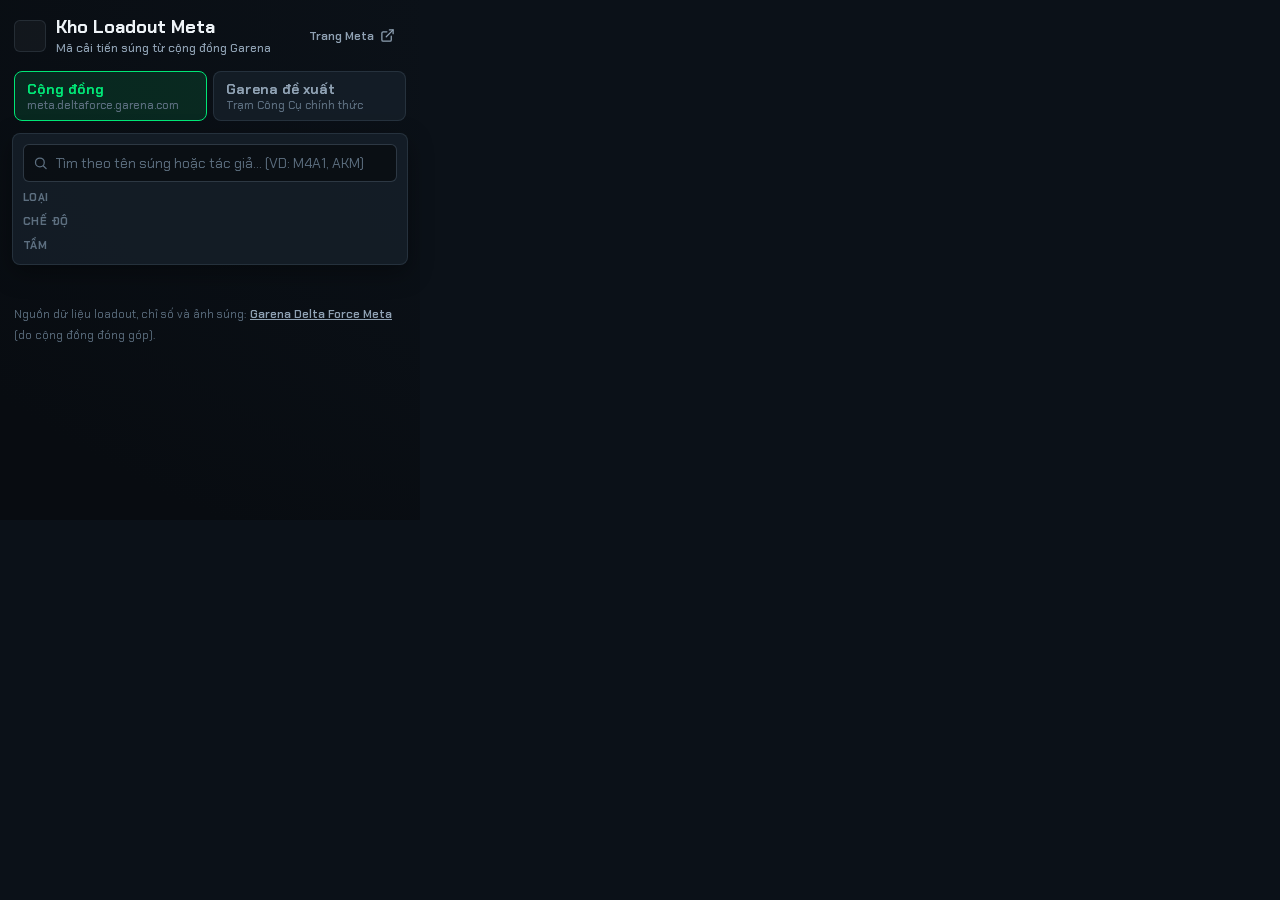
<file: modules/armory/index.html>
<!DOCTYPE html>
<html lang="vi">

<head>
  <meta charset="UTF-8">
  <meta name="viewport" content="width=device-width, initial-scale=1.0">
  <title>Kho Loadout Meta - Delta Force Utility</title>
  <link rel="stylesheet" href="../../core/theme.css">
  <script src="../../core/theme.js"></script>
  <style>
    /* Chỉ ghim bộ lọc khi mở dạng tab (màn hình cao), popup/sidebar thấp sẽ bị che mất nội dung */
    :root.view-tab .toolbar { position: sticky; top: 53px; z-index: 5; }
    .toolbar { display: flex; flex-direction: column; gap: 8px; padding: 10px; margin: 0 -2px 12px; }
    .search-wrap { position: relative; }
    .search-wrap svg { position: absolute; left: 10px; top: 50%; width: 15px; height: 15px; transform: translateY(-50%); color: var(--text-faint); pointer-events: none; }
    .search-wrap .input { padding-left: 32px; }
    .filter-row { display: flex; align-items: center; gap: 8px; }
    .filter-row .label { flex: none; width: 52px; font-size: 11px; font-weight: 700; letter-spacing: 0.4px; text-transform: uppercase; color: var(--text-faint); }
    .filter-row .chips { flex: 1; min-width: 0; }

    .lo-grid { display: grid; grid-template-columns: repeat(auto-fill, minmax(280px, 1fr)); gap: 10px; }

    .lo-card {
      display: flex;
      flex-direction: column;
      gap: 10px;
      padding: 12px;
      background: var(--surface);
      border: 1px solid var(--border);
      border-radius: var(--radius);
      transition: border-color 0.15s, transform 0.15s;
      animation: viewIn 0.2s ease;
    }
    .lo-card:hover { border-color: color-mix(in srgb, var(--primary) 50%, transparent); }

    .lo-head { display: flex; align-items: center; gap: 10px; }
    .lo-img {
      flex: none;
      width: 92px;
      height: 46px;
      object-fit: contain;
      background: radial-gradient(circle at 50% 60%, var(--primary-soft), transparent 70%);
      border-radius: 6px;
    }
    .lo-title { flex: 1; min-width: 0; }
    .lo-weapon { font-size: 17px; font-weight: 700; line-height: 1.2; }
    .lo-meta { font-size: 12px; color: var(--text-dim); overflow: hidden; text-overflow: ellipsis; white-space: nowrap; }
    .fav-btn { flex: none; color: var(--text-faint); }
    .fav-btn.on { color: var(--warning); }
    .fav-btn.on svg { fill: currentColor; }

    .lo-tags { display: flex; flex-wrap: wrap; gap: 4px; }
    .badge.mode-WARFARE { color: var(--accent); border-color: color-mix(in srgb, var(--accent) 35%, transparent); background: var(--accent-soft); }
    .badge.mode-OPERATIONS { color: var(--warning); border-color: color-mix(in srgb, var(--warning) 35%, transparent); background: var(--warning-soft); }
    .badge.hot { color: var(--primary); border-color: color-mix(in srgb, var(--primary) 35%, transparent); background: var(--primary-soft); }

    .lo-stats { display: grid; grid-template-columns: 1fr 1fr; gap: 6px 14px; }
    .stat { font-size: 11px; color: var(--text-dim); }
    .stat .row { display: flex; justify-content: space-between; margin-bottom: 2px; }
    .stat .row b { color: var(--text); font-variant-numeric: tabular-nums; }
    .stat .bar { height: 4px; background: var(--input-bg); border-radius: 2px; overflow: hidden; }
    .stat .bar > div { height: 100%; background: var(--primary); border-radius: 2px; }

    .lo-code {
      display: flex;
      align-items: center;
      justify-content: space-between;
      gap: 8px;
      width: 100%;
      padding: 8px 10px;
      background: var(--input-bg);
      border: 1px dashed var(--border-strong);
      border-radius: 6px;
      color: var(--text);
      transition: 0.15s;
    }
    .lo-code:hover { border-color: var(--primary); border-style: solid; }
    .lo-code code { font-family: var(--mono); font-size: 12.5px; overflow: hidden; text-overflow: ellipsis; white-space: nowrap; }
    .lo-code span { flex: none; font-size: 12px; font-weight: 700; color: var(--primary); }
    .lo-code.copied { border-color: var(--primary); border-style: solid; background: var(--primary-soft); }

    .skeleton { height: 210px; border-radius: var(--radius); background: linear-gradient(90deg, var(--surface-2) 25%, var(--surface) 50%, var(--surface-2) 75%); background-size: 200% 100%; animation: shimmer 1.2s infinite; border: 1px solid var(--border); }
    @keyframes shimmer { to { background-position: -200% 0; } }

    .list-footer { display: flex; justify-content: center; padding: 14px 0 4px; }
    .state-box { grid-column: 1 / -1; padding: 36px 12px; text-align: center; color: var(--text-dim); }
    .state-box .big { font-size: 30px; margin-bottom: 6px; }
    .result-info { font-size: 12px; color: var(--text-faint); margin-bottom: 8px; }

    /* ---- Chọn nguồn ---- */
    .source-tabs { display: grid; grid-template-columns: 1fr 1fr; gap: 6px; margin-bottom: 10px; }
    .source-tabs button {
      display: flex;
      flex-direction: column;
      align-items: flex-start;
      padding: 8px 12px;
      background: var(--surface);
      border: 1px solid var(--border);
      border-radius: var(--radius);
      color: var(--text-dim);
      font-weight: 700;
      text-align: left;
      transition: 0.15s;
    }
    .source-tabs button small { font-size: 11px; font-weight: 500; color: var(--text-faint); }
    .source-tabs button.active { border-color: var(--primary); background: var(--primary-soft); color: var(--primary); }

    /* ---- Thẻ Garena đề xuất ---- */
    .of-tags { display: flex; flex-wrap: wrap; gap: 4px; }
    .of-tag { padding: 1px 7px; border-radius: 4px; font-size: 11px; font-weight: 700; color: var(--c); border: 1px solid color-mix(in srgb, var(--c) 45%, transparent); background: color-mix(in srgb, var(--c) 12%, transparent); }
    :root.light-theme .of-tag { color: color-mix(in srgb, var(--c) 55%, #000); }
    .stat .delta { margin-left: 3px; font-size: 10px; font-weight: 600; }
    .stat .delta.up { color: var(--primary); }
    .stat .delta.down { color: var(--error); }
    .stat .bar { position: relative; }
    .stat .bar .base { position: absolute; top: 0; height: 100%; width: 2px; background: var(--text-faint); }
    details.atts summary { cursor: pointer; font-size: 12px; font-weight: 600; color: var(--text-dim); }
    .att-list { display: flex; flex-direction: column; gap: 4px; margin-top: 6px; }
    .att { display: grid; grid-template-columns: 30px minmax(0, 1fr); align-items: center; gap: 8px; font-size: 12px; }
    .att img { width: 30px; height: 30px; object-fit: contain; background: var(--surface-2); border-radius: 4px; }
    .att small { display: block; color: var(--text-faint); font-size: 10.5px; }
  </style>
</head>

<body>
  <div class="view-container">
    <div class="view-header">
      <div class="title-group">
        <button class="back-btn" data-back></button>
        <h3 class="view-title">Kho Loadout Meta<small>Mã cải tiến súng từ cộng đồng Garena</small></h3>
      </div>
      <button class="btn btn-sm btn-ghost" id="openMetaSite" title="Mở trang meta.deltaforce.garena.com">
        Trang Meta
        <svg viewBox="0 0 24 24" fill="none" stroke="currentColor" stroke-width="2" stroke-linecap="round" stroke-linejoin="round"><path d="M15 3h6v6"/><path d="M10 14 21 3"/><path d="M18 13v6a2 2 0 0 1-2 2H5a2 2 0 0 1-2-2V8a2 2 0 0 1 2-2h6"/></svg>
      </button>
    </div>

    <div class="source-tabs" id="sourceTabs">
      <button class="active" data-src="community">Cộng đồng<small>meta.deltaforce.garena.com</small></button>
      <button data-src="official">Garena đề xuất<small>Trạm Công Cụ chính thức</small></button>
    </div>

    <div class="panel toolbar hidden" id="officialBar">
      <div class="filter-row"><span class="label">Chế độ</span><div class="chips" id="officialModes"></div></div>
    </div>

    <div class="panel toolbar" id="communityBar">
      <div class="search-wrap">
        <svg viewBox="0 0 24 24" fill="none" stroke="currentColor" stroke-width="2" stroke-linecap="round"><circle cx="11" cy="11" r="7"/><path d="m21 21-4.3-4.3"/></svg>
        <input class="input" id="searchInput" type="search" placeholder="Tìm theo tên súng hoặc tác giả... (VD: M4A1, AKM)" autocomplete="off">
      </div>
      <div class="filter-row"><span class="label">Loại</span><div class="chips" id="typeChips"></div></div>
      <div class="filter-row"><span class="label">Chế độ</span><div class="chips" id="modeChips"></div></div>
      <div class="filter-row"><span class="label">Tầm</span><div class="chips" id="tagChips"></div></div>
    </div>

    <div class="result-info" id="resultInfo"></div>
    <div class="lo-grid" id="grid"></div>
    <div class="list-footer"><button class="btn hidden" id="loadMoreBtn">Tải thêm</button></div>

    <p class="source-note" id="noteCommunity">
      Nguồn dữ liệu loadout, chỉ số và ảnh súng: <a href="https://meta.deltaforce.garena.com/loadout" target="_blank" rel="noopener">Garena Delta Force Meta</a> (do cộng đồng đóng góp).
    </p>
    <p class="source-note hidden" id="noteOfficial">
      Nguồn: <a href="https://www.playdeltaforce.com/events/hq/vi/index.html" target="_blank" rel="noopener">Trạm Công Cụ Tổng hành dinh Delta Force</a> (trang chính thức, kênh Garena). Ảnh súng, phụ kiện và mã thuộc về nhà phát hành.
    </p>
  </div>

  <script src="../../core/shell.js"></script>
  <script src="script.js"></script>
</body>

</html>
</file>
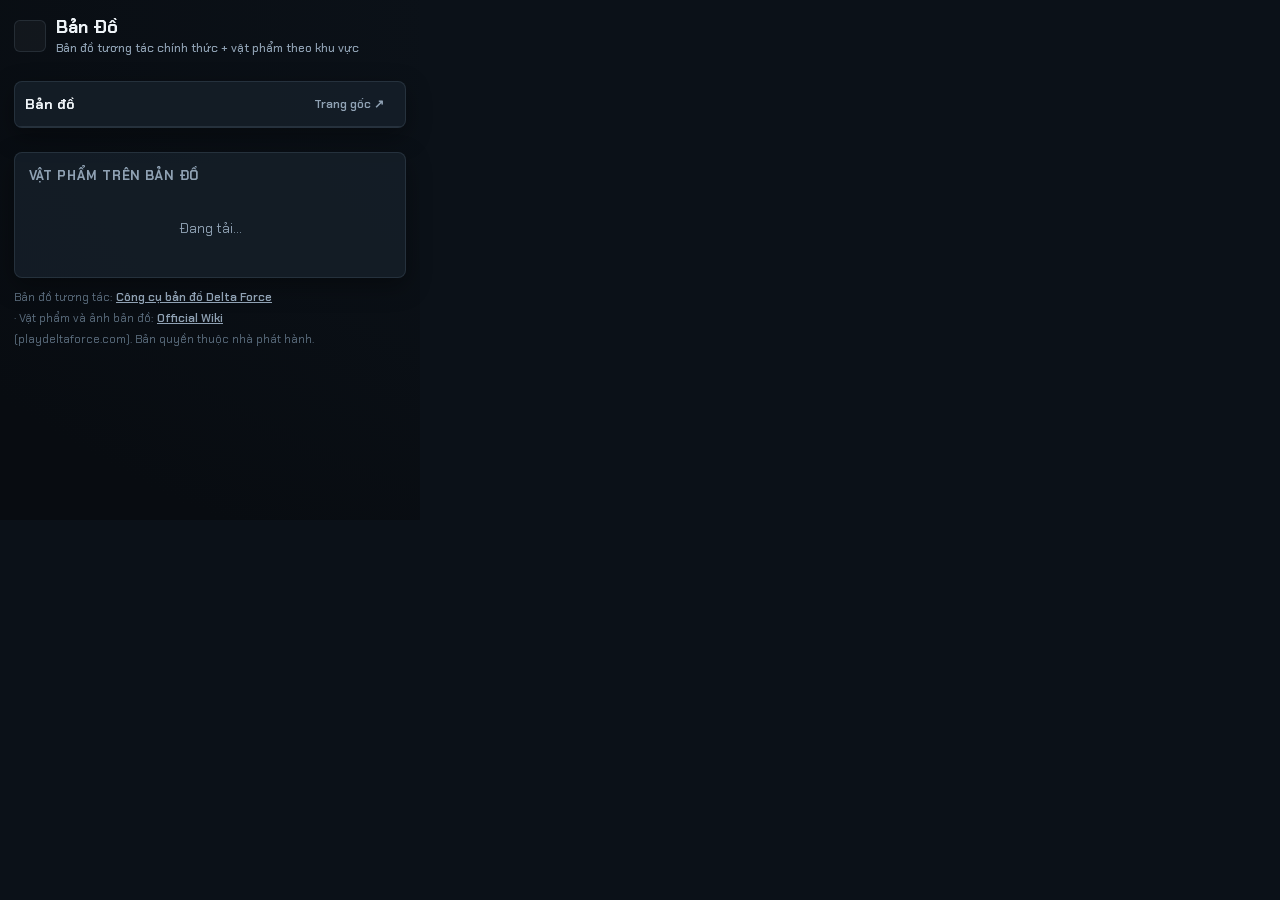
<file: modules/maps/index.html>
<!DOCTYPE html>
<html lang="vi">

<head>
  <meta charset="UTF-8">
  <meta name="viewport" content="width=device-width, initial-scale=1.0">
  <title>Bản Đồ - Delta Force Utility</title>
  <link rel="stylesheet" href="../../core/theme.css">
  <script src="../../core/theme.js"></script>
  <style>
    .map-picker { display: grid; grid-template-columns: repeat(3, minmax(0, 1fr)); gap: 6px; margin-bottom: 10px; }
    @media (min-width: 720px) { .map-picker { grid-template-columns: repeat(6, minmax(0, 1fr)); } }
    .map-btn {
      position: relative;
      height: 62px;
      padding: 0;
      overflow: hidden;
      border: 1px solid var(--border);
      border-radius: 6px;
      background: var(--surface-2) center / cover no-repeat;
      color: #fff;
      text-align: left;
      transition: border-color 0.15s, transform 0.15s;
    }
    .map-btn::after { content: ''; position: absolute; inset: 0; background: linear-gradient(180deg, transparent 25%, rgba(0, 0, 0, 0.8)); }
    .map-btn span { position: absolute; left: 7px; right: 6px; bottom: 5px; z-index: 1; font-size: 11.5px; font-weight: 700; line-height: 1.2; text-shadow: 0 1px 2px #000; }
    .map-btn:hover { transform: translateY(-1px); border-color: var(--border-strong); }
    .map-btn.active { border: 2px solid var(--primary); box-shadow: var(--glow); }

    .frame-panel { padding: 0; overflow: hidden; }
    .frame-head { display: flex; align-items: center; justify-content: space-between; gap: 8px; padding: 8px 10px; border-bottom: 1px solid var(--border); }
    .frame-head b { font-size: 14px; }
    .frame-wrap { position: relative; height: calc(100vh - 230px); min-height: 480px; background: #0a0f14; }

    /* Popup / Sidebar quá hẹp cho bản đồ tương tác (trang gốc chuyển sang giao diện mobile) -> hiện ảnh xem trước */
    .preview { position: relative; display: block; width: 100%; height: 180px; padding: 0; border: 0; background: #0a0f14 center / cover no-repeat; color: #fff; text-align: left; }
    .preview::after { content: ''; position: absolute; inset: 0; background: linear-gradient(180deg, rgba(0, 0, 0, 0.1), rgba(0, 0, 0, 0.75)); }
    .preview span { position: absolute; left: 12px; right: 12px; bottom: 12px; z-index: 1; display: flex; align-items: center; justify-content: space-between; gap: 8px; }
    .preview b { font-size: 16px; text-shadow: 0 1px 3px #000; }
    .preview i { font-style: normal; padding: 6px 12px; border-radius: 6px; background: var(--primary); color: var(--on-primary); font-size: 12.5px; font-weight: 700; }
    .preview:hover i { background: var(--primary-hover); }

    /* Tab rộng: bản đồ bên trái, mật khẩu + vật phẩm bên phải */
    .layout { display: grid; gap: 12px; }
    .side .panel + .panel { margin-top: 12px; }
    :root.view-tab .view-container { max-width: 1500px; }
    @media (min-width: 1000px) {
      :root.view-tab .layout { grid-template-columns: minmax(0, 1fr) 380px; align-items: start; }
      :root.view-tab .side { max-height: calc(100vh - 150px); overflow-y: auto; padding-right: 2px; }
      :root.view-tab .loot { grid-template-columns: 1fr 1fr; }
    }
    .frame-wrap iframe { width: 100%; height: 100%; border: 0; display: block; }
    .frame-wrap .loading { position: absolute; inset: 0; display: flex; align-items: center; justify-content: center; gap: 8px; color: var(--text-dim); font-size: 13px; pointer-events: none; }

    .pw-box { display: flex; align-items: center; justify-content: space-between; gap: 10px; padding: 10px 12px; }
    .pw-box .code { font-family: var(--mono); font-size: 20px; font-weight: 700; letter-spacing: 3px; color: var(--primary); }

    .grp { margin-top: 10px; }
    .grp summary { display: flex; justify-content: space-between; cursor: pointer; padding: 6px 2px; font-weight: 700; font-size: 13px; }
    .grp summary small { color: var(--text-faint); font-weight: 500; }
    .loot { display: grid; grid-template-columns: repeat(auto-fill, minmax(150px, 1fr)); gap: 6px; margin-top: 4px; }
    .loot-item {
      display: grid;
      grid-template-columns: 34px minmax(0, 1fr);
      align-items: center;
      gap: 8px;
      padding: 5px 7px;
      background: var(--surface-2);
      border: 1px solid var(--border);
      border-left: 3px solid var(--g);
      border-radius: 6px;
      min-width: 0;
    }
    .loot-item img { width: 34px; height: 34px; object-fit: contain; }
    .loot-item b { display: block; font-size: 12px; line-height: 1.25; overflow: hidden; text-overflow: ellipsis; white-space: nowrap; }
    .loot-item small { display: block; font-size: 11px; color: var(--text-faint); }
    .state-box { padding: 24px 12px; text-align: center; color: var(--text-dim); font-size: 13px; }
  </style>
</head>

<body>
  <div class="view-container">
    <div class="view-header">
      <div class="title-group">
        <button class="back-btn" data-back></button>
        <h3 class="view-title">Bản Đồ<small>Bản đồ tương tác chính thức + vật phẩm theo khu vực</small></h3>
      </div>
    </div>

    <div class="map-picker" id="picker"></div>

    <div class="layout">
    <section class="panel frame-panel">
      <div class="frame-head">
        <b id="mapTitle">Bản đồ</b>
        <button class="btn btn-sm btn-ghost" id="fullBtn" title="Mở trang bản đồ gốc">Trang gốc ↗</button>
      </div>
      <button class="preview hidden" id="preview" title="Mở bản đồ tương tác cỡ lớn"><span><b id="previewName"></b><i>Mở bản đồ tương tác ↗</i></span></button>
      <div class="frame-wrap hidden" id="frameWrap">
        <div class="loading" id="frameLoading"><span class="spinner"></span>Đang tải bản đồ tương tác...</div>
        <iframe id="mapFrame" title="Bản đồ tương tác Delta Force" referrerpolicy="no-referrer" allow="clipboard-write"></iframe>
      </div>
    </section>

    <div class="side">
    <section class="panel pw-box hidden" id="pwBox">
      <div>
        <div class="muted" style="font-size:11px; text-transform:uppercase; letter-spacing:0.4px">Mật khẩu phòng hôm nay</div>
        <div class="code" id="pwCode"></div>
      </div>
      <div style="text-align:right">
        <button class="btn btn-sm" id="pwCopy">📋 Copy</button>
        <div class="source-note" style="margin-top:4px; justify-content:flex-end">Nguồn: <a href="https://dfloadout.gg/mat-khau-hang-ngay" target="_blank" rel="noopener">DFLoadout.gg</a></div>
      </div>
    </section>

    <section class="panel">
      <div class="panel-title"><span>Vật phẩm trên bản đồ</span><span class="muted" id="lootCount" style="text-transform:none; letter-spacing:0; font-weight:500"></span></div>
      <div id="loot"><div class="state-box">Đang tải...</div></div>
    </section>
    </div>
    </div>

    <p class="source-note">
      Bản đồ tương tác: <a href="https://www.playdeltaforce.com/events/mapswiki/vi/index.html" target="_blank" rel="noopener">Công cụ bản đồ Delta Force</a> ·
      Vật phẩm và ảnh bản đồ: <a href="https://www.playdeltaforce.com/events/officialwiki/vi/#/home" target="_blank" rel="noopener">Official Wiki</a> (playdeltaforce.com). Bản quyền thuộc nhà phát hành.
    </p>
  </div>

  <script src="../../core/shell.js"></script>
  <script src="../../core/garena.js"></script>
  <script src="../../core/dfloadout.js"></script>
  <script src="script.js"></script>
</body>

</html>
</file>
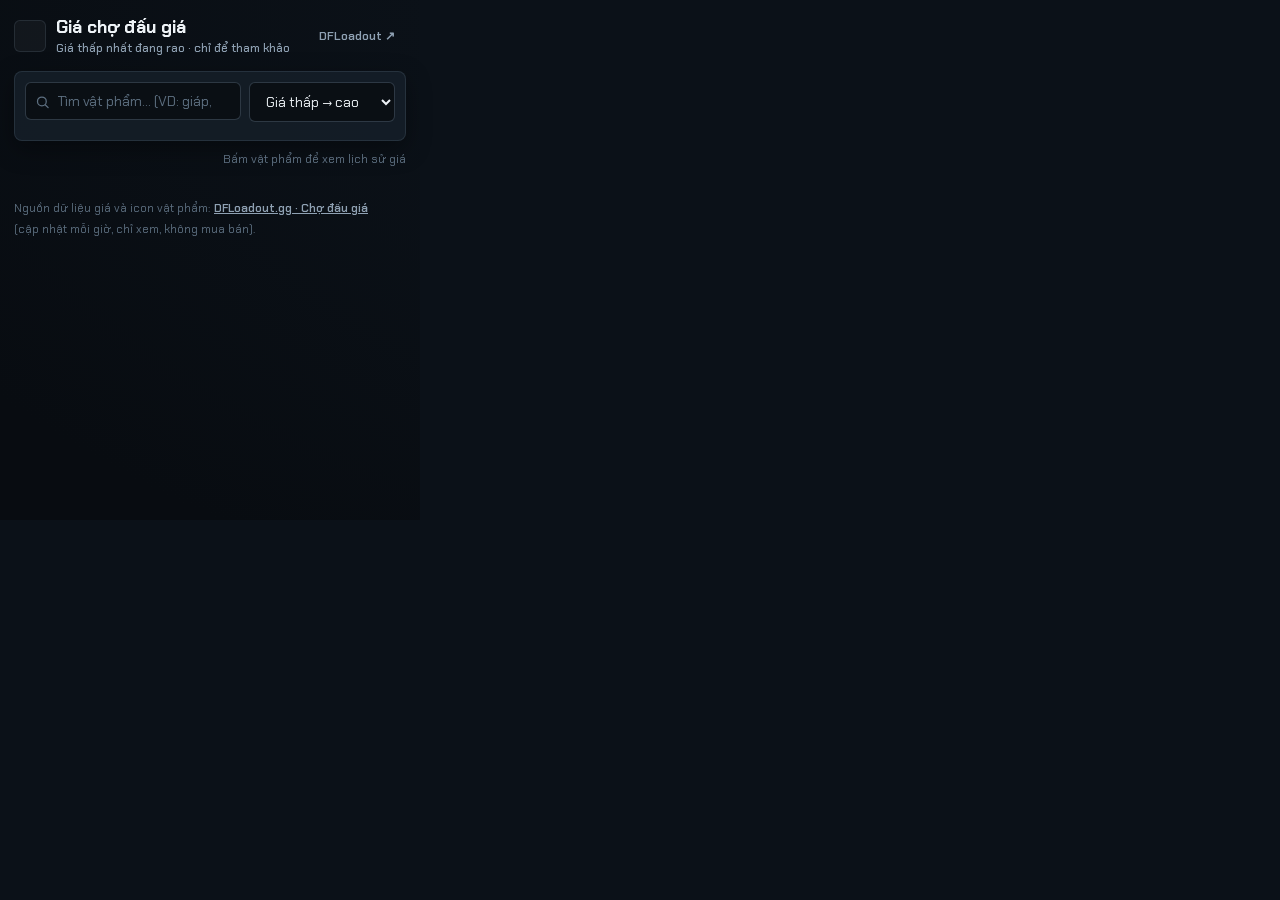
<file: modules/market/index.html>
<!DOCTYPE html>
<html lang="vi">

<head>
  <meta charset="UTF-8">
  <meta name="viewport" content="width=device-width, initial-scale=1.0">
  <title>Giá chợ đấu giá - Delta Force Utility</title>
  <link rel="stylesheet" href="../../core/theme.css">
  <script src="../../core/theme.js"></script>
  <style>
    .toolbar { display: flex; flex-direction: column; gap: 8px; padding: 10px; margin-bottom: 10px; }
    .search-row { display: flex; gap: 8px; }
    .search-row .search-wrap { position: relative; flex: 1; }
    .search-wrap svg { position: absolute; left: 10px; top: 50%; width: 15px; height: 15px; transform: translateY(-50%); color: var(--text-faint); pointer-events: none; }
    .search-wrap .input { padding-left: 32px; }
    select.input { width: auto; flex: none; padding-right: 8px; cursor: pointer; }
    .chips .chip small { margin-left: 4px; opacity: 0.6; font-weight: 500; }

    .meta-row { display: flex; justify-content: space-between; gap: 8px; margin-bottom: 8px; font-size: 12px; color: var(--text-faint); }

    .mk-grid { display: grid; grid-template-columns: repeat(auto-fill, minmax(180px, 1fr)); gap: 8px; }
    .mk-item {
      display: flex;
      align-items: center;
      gap: 10px;
      padding: 8px 10px;
      background: var(--surface);
      border: 1px solid var(--border);
      border-radius: var(--radius);
      color: var(--text);
      text-align: left;
      transition: border-color 0.15s, background 0.15s;
      animation: viewIn 0.2s ease;
    }
    .mk-item:hover { border-color: color-mix(in srgb, var(--primary) 55%, transparent); background: var(--surface-hover); }
    .mk-thumb { flex: none; width: 48px; height: 48px; padding: 3px; object-fit: contain; background: var(--surface-2); border: 1px solid var(--border); border-radius: 6px; }
    .mk-body { flex: 1; min-width: 0; }
    .mk-name { font-weight: 600; font-size: 13px; line-height: 1.3; display: -webkit-box; -webkit-line-clamp: 2; -webkit-box-orient: vertical; overflow: hidden; }
    .mk-price { display: flex; align-items: center; gap: 4px; margin-top: 2px; font-weight: 700; color: var(--warning); font-variant-numeric: tabular-nums; }
    .coin { width: 11px; height: 11px; border-radius: 50%; background: radial-gradient(circle at 35% 35%, #ffe082, #f9a825); box-shadow: inset 0 0 0 1px rgba(0, 0, 0, 0.2); }
    .mk-stock { font-size: 11px; color: var(--text-faint); }

    .list-footer { display: flex; justify-content: center; padding: 12px 0 0; }
    .state-box { grid-column: 1 / -1; padding: 36px 12px; text-align: center; color: var(--text-dim); }
    .skeleton { height: 66px; border-radius: var(--radius); border: 1px solid var(--border); background: linear-gradient(90deg, var(--surface-2) 25%, var(--surface) 50%, var(--surface-2) 75%); background-size: 200% 100%; animation: shimmer 1.2s infinite; }
    @keyframes shimmer { to { background-position: -200% 0; } }
  </style>
</head>

<body>
  <div class="view-container">
    <div class="view-header">
      <div class="title-group">
        <button class="back-btn" data-back></button>
        <h3 class="view-title">Giá chợ đấu giá<small>Giá thấp nhất đang rao · chỉ để tham khảo</small></h3>
      </div>
      <button class="btn btn-sm btn-ghost" id="openSource" title="Mở trang này trên DFLoadout.gg">DFLoadout ↗</button>
    </div>

    <div class="panel toolbar">
      <div class="search-row">
        <div class="search-wrap">
          <svg viewBox="0 0 24 24" fill="none" stroke="currentColor" stroke-width="2" stroke-linecap="round"><circle cx="11" cy="11" r="7"/><path d="m21 21-4.3-4.3"/></svg>
          <input class="input" id="searchInput" type="search" maxlength="64" placeholder="Tìm vật phẩm... (VD: giáp, ống ngắm)" autocomplete="off">
        </div>
        <select class="input" id="sortSelect" aria-label="Sắp xếp">
          <option value="">Giá thấp → cao</option>
          <option value="price-desc">Giá cao → thấp</option>
          <option value="listed-desc">Nhiều hàng nhất</option>
          <option value="name">Tên A → Z</option>
        </select>
      </div>
      <div class="chips" id="catChips"></div>
      <div class="chips hidden" id="subChips"></div>
    </div>

    <div class="meta-row"><span id="meta"></span><span>Bấm vật phẩm để xem lịch sử giá</span></div>
    <div class="mk-grid" id="grid"></div>
    <div class="list-footer"><button class="btn hidden" id="loadMoreBtn">Tải thêm</button></div>

    <p class="source-note">
      Nguồn dữ liệu giá và icon vật phẩm: <a href="https://dfloadout.gg/cho-dau-gia" target="_blank" rel="noopener">DFLoadout.gg · Chợ đấu giá</a> (cập nhật mỗi giờ, chỉ xem, không mua bán).
    </p>
  </div>

  <script src="../../core/shell.js"></script>
  <script src="../../core/dfloadout.js"></script>
  <script src="script.js"></script>
</body>

</html>
</file>
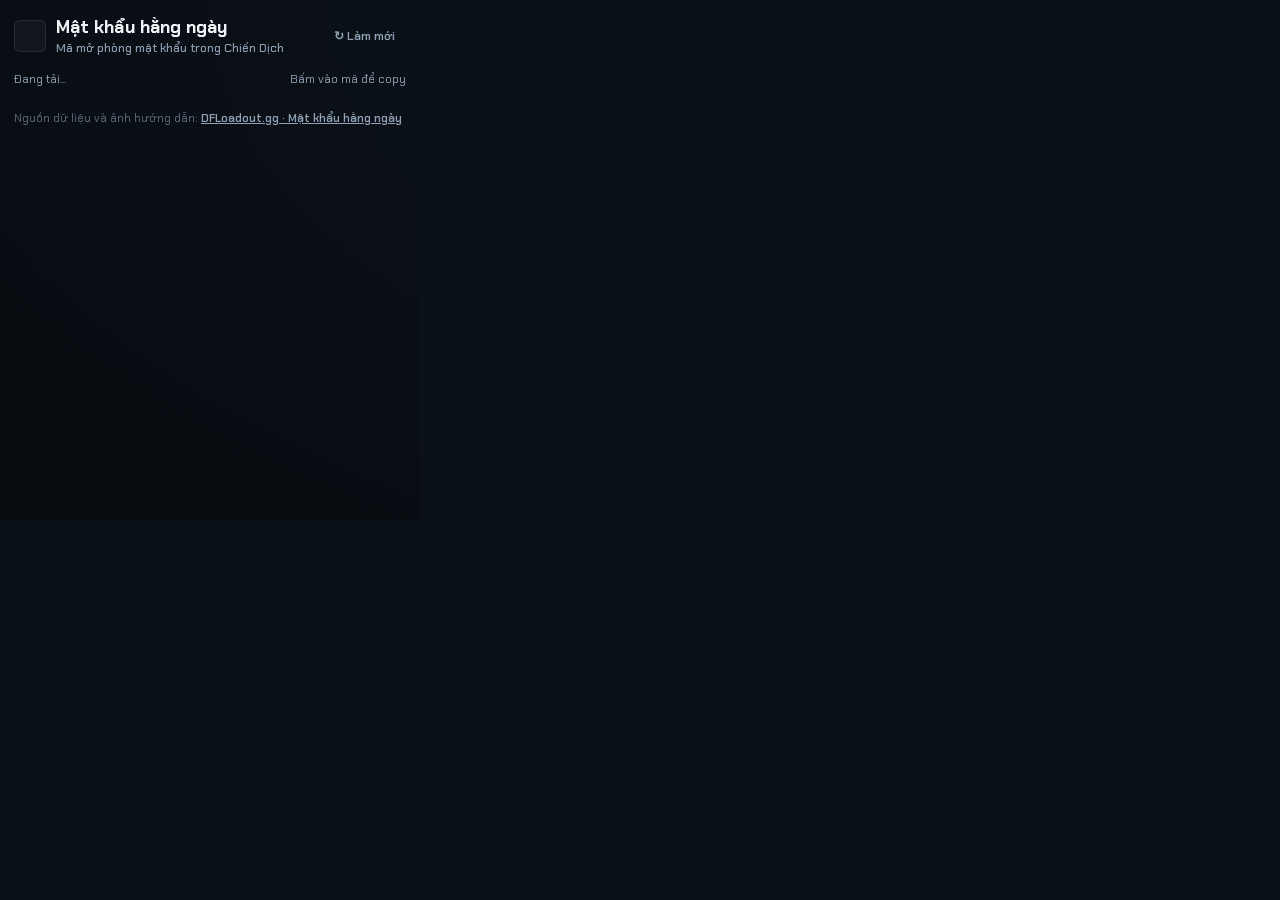
<file: modules/passwords/index.html>
<!DOCTYPE html>
<html lang="vi">

<head>
  <meta charset="UTF-8">
  <meta name="viewport" content="width=device-width, initial-scale=1.0">
  <title>Mật khẩu hằng ngày - Delta Force Utility</title>
  <link rel="stylesheet" href="../../core/theme.css">
  <script src="../../core/theme.js"></script>
  <style>
    .pw-list { display: grid; grid-template-columns: repeat(auto-fill, minmax(300px, 1fr)); gap: 10px; }
    .pw-card { padding: 0; overflow: hidden; }
    .pw-card + .pw-card { margin-top: 0; }
    .pw-head { display: flex; align-items: center; justify-content: space-between; gap: 10px; padding: 12px 14px; }
    .pw-map { font-weight: 700; font-size: 15px; }
    .pw-label { font-size: 11px; color: var(--text-faint); text-transform: uppercase; letter-spacing: 0.4px; }
    .pw-code {
      display: inline-flex;
      align-items: center;
      gap: 8px;
      padding: 6px 12px;
      background: var(--input-bg);
      border: 1px dashed var(--border-strong);
      border-radius: 6px;
      color: var(--primary);
      font-family: var(--mono);
      font-size: 22px;
      font-weight: 700;
      letter-spacing: 3px;
      transition: 0.15s;
    }
    .pw-code:hover { border-style: solid; border-color: var(--primary); background: var(--primary-soft); }
    .pw-code svg { width: 15px; height: 15px; color: var(--text-dim); }

    .guide { position: relative; border-top: 1px solid var(--border); }
    .guide-track { display: flex; overflow-x: auto; scroll-snap-type: x mandatory; scrollbar-width: none; }
    .guide-track::-webkit-scrollbar { display: none; }
    .guide-slide { flex: 0 0 100%; scroll-snap-align: start; margin: 0; }
    .guide-slide img { display: block; width: 100%; aspect-ratio: 947 / 360; object-fit: cover; background: var(--surface-2); cursor: zoom-in; }
    .guide-slide figcaption { padding: 8px 14px 10px; font-size: 12.5px; color: var(--text-dim); }
    .guide-nav {
      position: absolute;
      top: calc(50% - 28px);
      width: 28px;
      height: 28px;
      padding: 0;
      border: none;
      border-radius: 50%;
      background: rgba(0, 0, 0, 0.55);
      color: #fff;
      font-size: 16px;
      line-height: 28px;
    }
    .guide-nav.prev { left: 8px; }
    .guide-nav.next { right: 8px; }
    .guide-count { position: absolute; top: 8px; right: 8px; padding: 1px 7px; border-radius: 4px; background: rgba(0, 0, 0, 0.55); color: #fff; font-size: 11px; }

    .meta-row { display: flex; align-items: center; justify-content: space-between; gap: 8px; margin-bottom: 10px; font-size: 12px; color: var(--text-dim); }
    .state-box { padding: 36px 12px; text-align: center; color: var(--text-dim); }

    .zoom-overlay { cursor: zoom-out; }
    .zoom-overlay img { max-width: 100%; max-height: calc(100vh - 32px); border-radius: 8px; }
  </style>
</head>

<body>
  <div class="view-container">
    <div class="view-header">
      <div class="title-group">
        <button class="back-btn" data-back></button>
        <h3 class="view-title">Mật khẩu hằng ngày<small>Mã mở phòng mật khẩu trong Chiến Dịch</small></h3>
      </div>
      <button class="btn btn-sm btn-ghost" id="refreshBtn" title="Tải lại dữ liệu mới nhất">↻ Làm mới</button>
    </div>

    <div class="meta-row"><span id="updated">Đang tải...</span><span class="muted">Bấm vào mã để copy</span></div>
    <div class="pw-list" id="list"></div>

    <p class="source-note">
      Nguồn dữ liệu và ảnh hướng dẫn: <a href="https://dfloadout.gg/mat-khau-hang-ngay" target="_blank" rel="noopener">DFLoadout.gg · Mật khẩu hằng ngày</a>
    </p>
  </div>

  <div class="modal-overlay zoom-overlay" id="zoom" hidden><img alt=""></div>

  <script src="../../core/shell.js"></script>
  <script src="../../core/dfloadout.js"></script>
  <script src="script.js"></script>
</body>

</html>
</file>
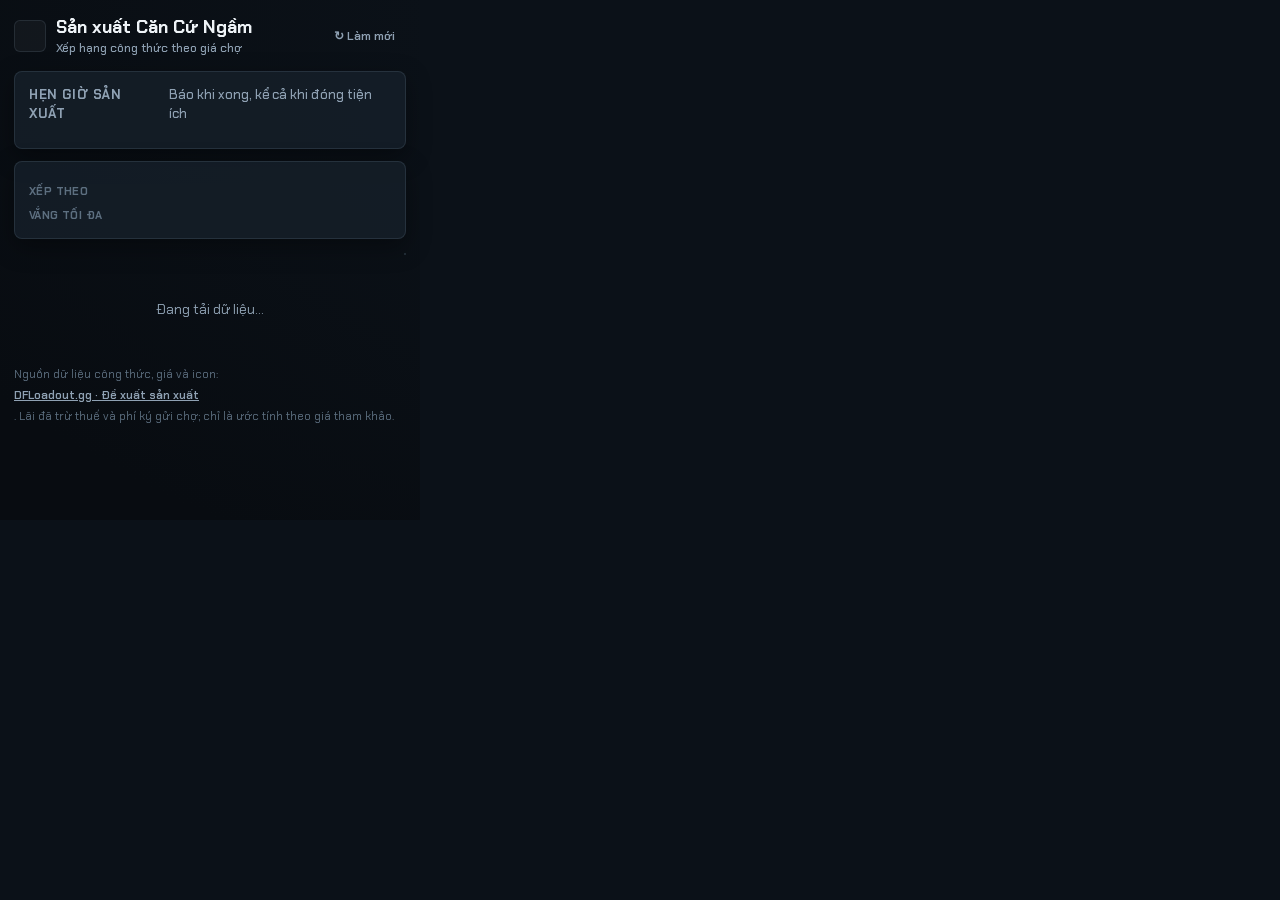
<file: modules/production/index.html>
<!DOCTYPE html>
<html lang="vi">

<head>
  <meta charset="UTF-8">
  <meta name="viewport" content="width=device-width, initial-scale=1.0">
  <title>Sản xuất Căn Cứ - Delta Force Utility</title>
  <link rel="stylesheet" href="../../core/theme.css">
  <script src="../../core/theme.js"></script>
  <style>
    /* ---- Hẹn giờ ---- */
    .timers { display: grid; grid-template-columns: repeat(auto-fill, minmax(165px, 1fr)); gap: 8px; }
    .timer {
      position: relative;
      display: flex;
      flex-direction: column;
      gap: 3px;
      padding: 9px 10px 11px;
      background: var(--surface-2);
      border: 1px solid var(--border);
      border-radius: 6px;
      overflow: hidden;
    }
    .timer .st { font-size: 11px; font-weight: 700; letter-spacing: 0.3px; text-transform: uppercase; color: var(--text-faint); padding-right: 22px; }
    .timer .it { font-weight: 600; font-size: 13px; overflow: hidden; text-overflow: ellipsis; white-space: nowrap; }
    .timer .left { font-family: var(--mono); font-size: 15px; font-weight: 700; color: var(--accent); font-variant-numeric: tabular-nums; }
    .timer.done { border-color: var(--primary); background: var(--primary-soft); }
    .timer.done .left { color: var(--primary); font-family: var(--font); font-size: 13px; }
    .timer .bar { position: absolute; left: 0; bottom: 0; height: 3px; background: var(--accent); }
    .timer.done .bar { background: var(--primary); }
    .timer .x { position: absolute; top: 4px; right: 4px; width: 24px; height: 24px; }
    .timer .x svg { width: 13px; height: 13px; }

    /* ---- Bộ lọc ---- */
    .controls { display: flex; flex-direction: column; gap: 8px; }
    .ctl-row { display: flex; align-items: center; gap: 8px; }
    .ctl-row .label { flex: none; width: 84px; font-size: 11px; font-weight: 700; letter-spacing: 0.4px; text-transform: uppercase; color: var(--text-faint); }
    .ctl-row .chips { flex: 1; min-width: 0; }
    .station-tabs { display: grid; grid-template-columns: repeat(4, minmax(0, 1fr)); gap: 6px; }
    .station-tab {
      display: flex;
      flex-direction: column;
      align-items: flex-start;
      gap: 2px;
      min-width: 0;
      padding: 7px 8px;
      background: var(--surface-2);
      border: 1px solid var(--border);
      border-radius: 6px;
      text-align: left;
      transition: 0.15s;
    }
    .station-tab:hover { border-color: var(--border-strong); }
    .station-tab.active { border-color: var(--primary); background: var(--primary-soft); }
    .station-tab .nm { max-width: 100%; font-size: 12px; font-weight: 700; line-height: 1.25; }
    .station-tab .best { font-size: 11px; color: var(--primary); font-variant-numeric: tabular-nums; }

    .list-head { display: flex; align-items: center; justify-content: space-between; gap: 8px; margin: 14px 0 8px; }
    .list-head h4 { margin: 0; font-size: 15px; }
    .lv-seg { display: inline-flex; border: 1px solid var(--border-strong); border-radius: 6px; overflow: hidden; }
    .lv-seg button { padding: 3px 10px; background: transparent; border: none; color: var(--text-dim); font-size: 12px; font-weight: 700; }
    .lv-seg button + button { border-left: 1px solid var(--border-strong); }
    .lv-seg button.active { background: var(--primary); color: var(--on-primary); }

    /* ---- Danh sách công thức ---- */
    .rows { display: flex; flex-direction: column; gap: 5px; }
    .row {
      display: grid;
      grid-template-columns: 22px 40px minmax(0, 1fr) auto;
      align-items: center;
      gap: 9px;
      width: 100%;
      padding: 6px 10px 6px 6px;
      background: var(--surface);
      border: 1px solid var(--border);
      border-radius: 6px;
      color: var(--text);
      text-align: left;
      transition: border-color 0.15s, background 0.15s;
    }
    .row:hover { border-color: color-mix(in srgb, var(--primary) 55%, transparent); background: var(--surface-hover); }
    .row .rk { font-weight: 700; font-size: 12px; color: var(--text-faint); text-align: center; }
    .row:nth-child(-n+3) .rk { color: var(--warning); }
    .ico { width: 40px; height: 40px; padding: 2px; object-fit: contain; border-radius: 5px; background: var(--surface-2); border: 1px solid var(--rarity, var(--border)); }
    .row .nm { min-width: 0; }
    .row .nm b { display: block; font-size: 13px; overflow: hidden; text-overflow: ellipsis; white-space: nowrap; }
    .row .nm span { font-size: 11.5px; color: var(--text-dim); }
    .row .val { text-align: right; font-weight: 700; font-variant-numeric: tabular-nums; color: var(--primary); }
    .row .val small { display: block; font-size: 11px; font-weight: 500; color: var(--text-dim); }
    .row.neg .val { color: var(--error); }
    .row.neg { opacity: 0.7; }
    .row.na .val { color: var(--text-faint); font-weight: 500; font-size: 12px; }
    .tag { display: inline-block; margin-left: 4px; padding: 0 5px; border-radius: 3px; font-size: 10px; font-weight: 700; vertical-align: 1px; }
    .tag.ex { background: var(--warning-soft); color: var(--warning); }
    .tag.ld { background: var(--error-soft); color: var(--error); }

    details.more { margin-top: 8px; }
    details.more summary { cursor: pointer; padding: 6px 2px; font-size: 12.5px; font-weight: 600; color: var(--text-dim); }
    details.more .rows { margin-top: 4px; }

    /* ---- Chi tiết ---- */
    .d-head { display: flex; align-items: center; gap: 12px; margin-bottom: 12px; padding-right: 28px; }
    .d-head .ico { width: 56px; height: 56px; }
    .d-head h3 { margin: 0; }
    .kv { display: grid; grid-template-columns: repeat(4, minmax(0, 1fr)); gap: 6px; margin-bottom: 12px; }
    .kv div { padding: 6px 8px; background: var(--surface-2); border: 1px solid var(--border); border-radius: 6px; }
    .kv dt { font-size: 10.5px; color: var(--text-faint); text-transform: uppercase; }
    .kv dd { margin: 0; font-weight: 700; font-variant-numeric: tabular-nums; }
    .kv dd.pos { color: var(--primary); }
    .kv dd.neg { color: var(--error); }
    .d-sec { margin: 12px 0 6px; font-size: 12px; font-weight: 700; letter-spacing: 0.4px; text-transform: uppercase; color: var(--text-dim); }
    .mat { display: grid; grid-template-columns: 32px minmax(0, 1fr) auto; align-items: center; gap: 8px; padding: 5px 0; border-bottom: 1px dashed var(--border); font-size: 13px; }
    .mat .ico { width: 32px; height: 32px; }
    .mat small { display: block; font-size: 11px; color: var(--text-faint); }
    .mat .c { text-align: right; font-variant-numeric: tabular-nums; }
    .sum { display: flex; justify-content: space-between; padding: 4px 0; font-size: 13px; }
    .sum b { font-variant-numeric: tabular-nums; }

    .timer-form { margin-top: 14px; padding: 10px; background: var(--accent-soft); border: 1px solid color-mix(in srgb, var(--accent) 30%, transparent); border-radius: 6px; }
    .timer-form .row2 { display: flex; align-items: center; gap: 6px; flex-wrap: wrap; margin-top: 6px; font-size: 13px; }
    .timer-form input { width: 58px; text-align: center; }

    .state-box { padding: 36px 12px; text-align: center; color: var(--text-dim); }
  </style>
</head>

<body>
  <div class="view-container">
    <div class="view-header">
      <div class="title-group">
        <button class="back-btn" data-back></button>
        <h3 class="view-title">Sản xuất Căn Cứ Ngầm<small id="stamp">Xếp hạng công thức theo giá chợ</small></h3>
      </div>
      <button class="btn btn-sm btn-ghost" id="refreshBtn" title="Tải giá mới nhất">↻ Làm mới</button>
    </div>

    <section class="panel">
      <div class="panel-title"><span>Hẹn giờ sản xuất</span><span class="muted" style="text-transform:none; letter-spacing:0; font-weight:500">Báo khi xong, kể cả khi đóng tiện ích</span></div>
      <div class="timers" id="timers"></div>
    </section>

    <section class="panel controls">
      <div class="station-tabs" id="stationTabs"></div>
      <div class="ctl-row"><span class="label">Xếp theo</span><div class="chips" id="sortChips"></div></div>
      <div class="ctl-row"><span class="label" title="Thời gian bạn rời game. Chỉ hiện món xong kịp, lãi/giờ tính trên thời gian vắng">Vắng tối đa</span><div class="chips" id="awayChips"></div></div>
    </section>

    <div class="list-head">
      <h4 id="stationTitle"></h4>
      <div class="lv-seg" id="lvSeg" title="Cấp trạm của bạn"></div>
    </div>
    <div id="list"><div class="state-box">Đang tải dữ liệu...</div></div>

    <p class="source-note">
      Nguồn dữ liệu công thức, giá và icon: <a href="https://dfloadout.gg/de-xuat-san-xuat" target="_blank" rel="noopener">DFLoadout.gg · Đề xuất sản xuất</a>.
      Lãi đã trừ thuế và phí ký gửi chợ; chỉ là ước tính theo giá tham khảo.
    </p>
  </div>

  <div class="modal-overlay" id="detail" hidden>
    <div class="modal-content" role="dialog" aria-modal="true" id="detailBody"></div>
  </div>

  <script src="../../core/shell.js"></script>
  <script src="../../core/dfloadout.js"></script>
  <script src="script.js"></script>
</body>

</html>
</file>
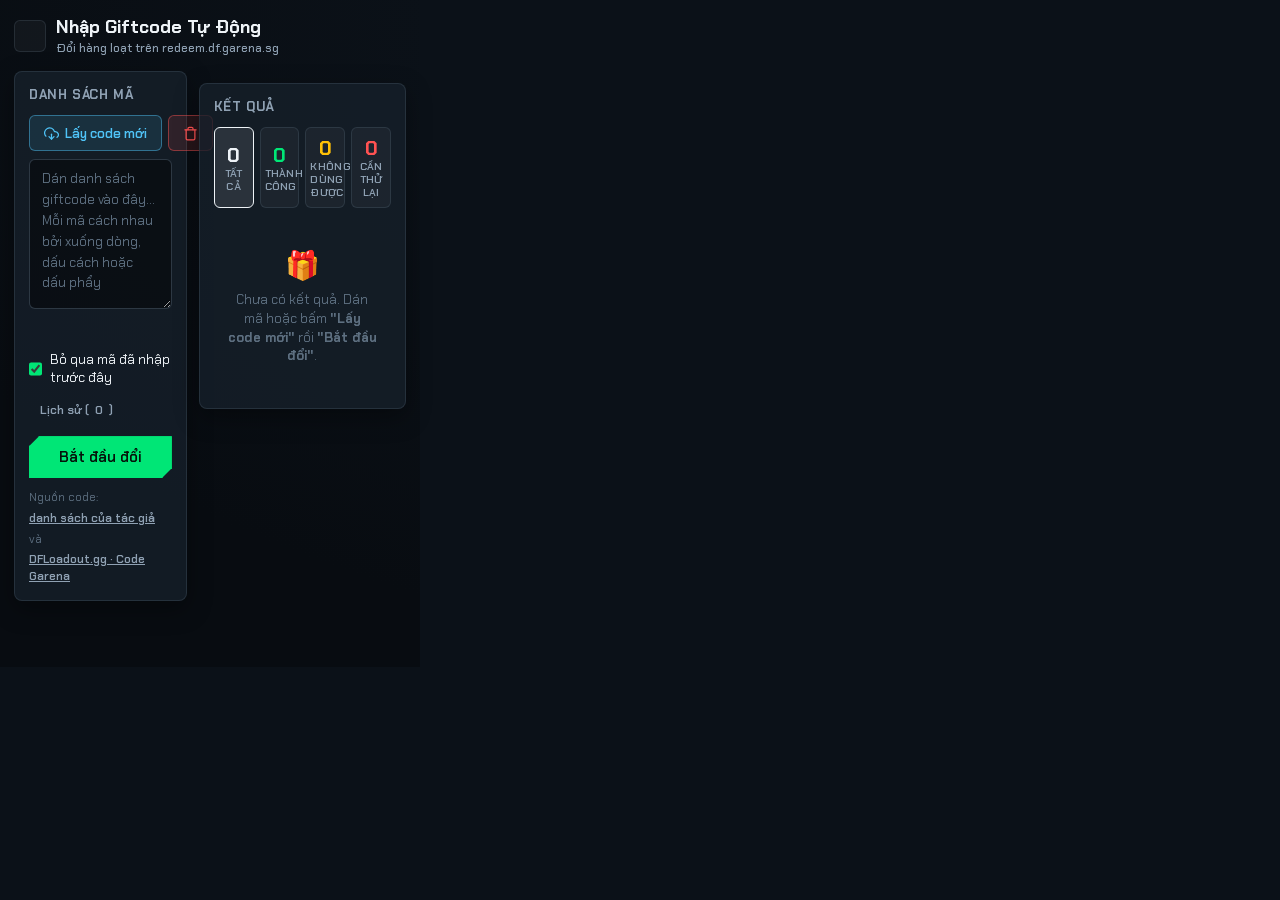
<file: modules/redeem/index.html>
<!DOCTYPE html>
<html lang="vi">

<head>
  <meta charset="UTF-8">
  <meta name="viewport" content="width=device-width, initial-scale=1.0">
  <title>Nhập Giftcode - Delta Force Utility</title>
  <link rel="stylesheet" href="../../core/theme.css">
  <script src="../../core/theme.js"></script>
  <style>
    .redeem-grid { display: grid; gap: 12px; }
    @media (min-width: 720px) {
      .redeem-grid { grid-template-columns: minmax(0, 5fr) minmax(0, 6fr); align-items: start; }
      .results-panel { position: sticky; top: 66px; }
    }

    .account-chip {
      display: inline-flex;
      align-items: center;
      gap: 6px;
      max-width: 100%;
      padding: 4px 10px;
      background: var(--primary-soft);
      border: 1px solid color-mix(in srgb, var(--primary) 40%, transparent);
      border-radius: 999px;
      color: var(--primary);
      font-size: 12px;
      font-weight: 600;
    }
    .account-chip::before { content: ''; width: 7px; height: 7px; border-radius: 50%; background: currentColor; }

    .input-tools { display: flex; gap: 6px; margin-bottom: 8px; }
    .input-tools .btn-accent { flex: 1; }

    #codesInput { height: 150px; min-height: 90px; }
    #codesInput:disabled { opacity: 0.6; }

    .code-meter {
      display: flex;
      flex-wrap: wrap;
      gap: 4px 10px;
      margin: 8px 0 10px;
      font-size: 12px;
      color: var(--text-dim);
      min-height: 18px;
    }
    .code-meter b { color: var(--text); }
    .code-meter .ready b { color: var(--primary); }

    .options-row { display: flex; align-items: center; justify-content: space-between; gap: 8px; flex-wrap: wrap; margin-bottom: 12px; }

    .hint {
      display: flex;
      gap: 8px;
      margin-top: 10px;
      padding: 8px 10px;
      background: var(--accent-soft);
      border: 1px solid color-mix(in srgb, var(--accent) 30%, transparent);
      border-radius: 6px;
      font-size: 12px;
      color: var(--text-dim);
    }
    .hint b { color: var(--accent); }

    /* ---- Tiến trình ---- */
    .run-box {
      margin-top: 12px;
      padding: 12px;
      background: var(--surface-2);
      border: 1px solid var(--border);
      border-left: 3px solid var(--primary);
      border-radius: 6px;
    }
    .run-box.paused { border-left-color: var(--accent); }
    .run-status { display: flex; justify-content: space-between; gap: 8px; font-weight: 600; margin-bottom: 4px; }
    .run-status .count { font-variant-numeric: tabular-nums; color: var(--primary); }
    .run-sub { font-size: 12px; color: var(--text-dim); min-height: 18px; overflow: hidden; text-overflow: ellipsis; white-space: nowrap; }
    .run-sub code { font-family: var(--mono); color: var(--text); }
    .progress { height: 6px; margin: 10px 0 12px; background: var(--input-bg); border-radius: 3px; overflow: hidden; }
    .progress > div { height: 100%; width: 0; background: linear-gradient(90deg, var(--primary), var(--accent)); transition: width 0.3s ease; }
    .run-box.paused .progress > div { background: var(--accent); }
    .run-actions { display: flex; gap: 8px; }
    .run-actions .btn { flex: 1; }

    /* ---- Kết quả ---- */
    .tiles { display: grid; grid-template-columns: repeat(4, minmax(0, 1fr)); gap: 6px; margin-bottom: 10px; }
    .tile {
      padding: 8px 4px;
      background: var(--surface-2);
      border: 1px solid var(--border);
      border-radius: 6px;
      text-align: center;
      transition: 0.15s;
    }
    .tile:hover { border-color: var(--border-strong); }
    .tile.active { border-color: currentColor; background: color-mix(in srgb, currentColor 10%, transparent); }
    .tile .value { display: block; font-size: 20px; font-weight: 700; line-height: 1.2; font-variant-numeric: tabular-nums; }
    .tile .label { display: block; font-size: 10.5px; font-weight: 600; letter-spacing: 0.3px; text-transform: uppercase; color: var(--text-dim); }
    .tile[data-filter="all"] { color: var(--text); }
    .tile[data-filter="success"] { color: var(--success); }
    .tile[data-filter="used"] { color: var(--warning); }
    .tile[data-filter="retry"] { color: var(--error); }

    .end-banner {
      margin-bottom: 10px;
      padding: 10px 12px;
      border-radius: 6px;
      border: 1px solid var(--border);
      background: var(--surface-2);
      font-size: 13px;
    }
    .end-banner.ok { border-color: color-mix(in srgb, var(--primary) 40%, transparent); background: var(--primary-soft); }
    .end-banner.err { border-color: color-mix(in srgb, var(--error) 40%, transparent); background: var(--error-soft); }
    .end-banner .title { font-weight: 700; margin-bottom: 2px; }
    .end-banner .actions { display: flex; flex-wrap: wrap; gap: 6px; margin-top: 8px; }

    #results { display: flex; flex-direction: column; gap: 6px; max-height: 420px; overflow-y: auto; padding-right: 2px; }
    :root.view-tab #results { max-height: calc(100vh - 330px); }
    .res-item {
      display: flex;
      align-items: center;
      gap: 10px;
      padding: 8px 8px 8px 10px;
      background: var(--surface-2);
      border: 1px solid var(--border);
      border-left: 3px solid var(--border-strong);
      border-radius: 6px;
      animation: viewIn 0.2s ease;
    }
    .res-item.s-success { border-left-color: var(--success); }
    .res-item.s-used { border-left-color: var(--warning); }
    .res-item.s-retry { border-left-color: var(--error); }
    .res-icon { flex: none; width: 18px; text-align: center; font-weight: 700; }
    .s-success .res-icon { color: var(--success); }
    .s-used .res-icon { color: var(--warning); }
    .s-retry .res-icon { color: var(--error); }
    .res-body { flex: 1; min-width: 0; }
    .res-code { font-family: var(--mono); font-weight: 600; word-break: break-all; }
    .res-msg { font-size: 12px; color: var(--text-dim); }
    .res-item .icon-btn { width: 28px; height: 28px; flex: none; opacity: 0.6; }
    .res-item:hover .icon-btn { opacity: 1; }

    .empty {
      padding: 28px 12px;
      text-align: center;
      color: var(--text-faint);
      font-size: 13px;
    }
    .empty .big { font-size: 28px; margin-bottom: 4px; }

    #historyTextarea { height: 240px; }
  </style>
</head>

<body>
  <div class="view-container">
    <div class="view-header">
      <div class="title-group">
        <button class="back-btn" data-back></button>
        <h3 class="view-title">Nhập Giftcode Tự Động<small>Đổi hàng loạt trên redeem.df.garena.sg</small></h3>
      </div>
      <span class="account-chip hidden" id="accountChip" title="Tài khoản đang đổi code"></span>
    </div>

    <div class="redeem-grid">
      <!-- Cột nhập mã -->
      <section class="panel">
        <div class="panel-title">Danh sách mã</div>

        <div class="input-tools">
          <button class="btn btn-accent" id="cloudFetchBtn" title="Gộp mã mới nhất từ danh sách của tác giả và DFLoadout.gg (tự bỏ qua mã bạn đã nhập)">
            <svg viewBox="0 0 24 24" fill="none" stroke="currentColor" stroke-width="2" stroke-linecap="round" stroke-linejoin="round"><path d="M12 13v8"/><path d="m8 17 4 4 4-4"/><path d="M20.88 18.09A5 5 0 0 0 18 9h-1.26A8 8 0 1 0 3 16.29"/></svg>
            Lấy code mới
          </button>
          <button class="btn btn-danger" id="clearBtn" title="Xóa toàn bộ ô nhập">
            <svg viewBox="0 0 24 24" fill="none" stroke="currentColor" stroke-width="2" stroke-linecap="round" stroke-linejoin="round"><path d="M3 6h18"/><path d="M19 6v14a2 2 0 0 1-2 2H7a2 2 0 0 1-2-2V6"/><path d="M8 6V4a2 2 0 0 1 2-2h4a2 2 0 0 1 2 2v2"/></svg>
          </button>
        </div>

        <textarea id="codesInput" class="input" spellcheck="false"
          placeholder="Dán danh sách giftcode vào đây...&#10;Mỗi mã cách nhau bởi xuống dòng, dấu cách hoặc dấu phẩy"></textarea>

        <div class="code-meter" id="codeMeter"></div>

        <div class="options-row">
          <label class="check"><input type="checkbox" id="skipHistory" checked> Bỏ qua mã đã nhập trước đây</label>
          <button class="btn btn-ghost btn-sm" id="openHistoryBtn" title="Xem, sửa, sao lưu lịch sử các mã đã nhập">Lịch sử (<span id="historyCount">0</span>)</button>
        </div>

        <button id="redeemBtn" class="btn btn-primary btn-block">Bắt đầu đổi</button>

        <div class="run-box hidden" id="runBox">
          <div class="run-status"><span id="runTitle">Đang đổi mã</span><span class="count" id="runCount"></span></div>
          <div class="run-sub" id="runSub"></div>
          <div class="progress"><div id="progressFill"></div></div>
          <div class="run-actions">
            <button class="btn btn-accent" id="pauseBtn">Tạm dừng</button>
            <button class="btn btn-accent hidden" id="resumeBtn">Tiếp tục</button>
            <button class="btn btn-danger" id="stopBtn">Dừng hẳn</button>
          </div>
        </div>

        <div class="hint hidden" id="popupHint">
          <span>💡</span>
          <span>Popup sẽ tự đóng khi chuyển sang trang Garena, nhưng <b>tiến trình vẫn chạy</b>. Mở lại tiện ích để xem kết quả, hoặc dùng <b>Sidebar</b> để theo dõi trực tiếp.</span>
        </div>

        <p class="source-note">
          Nguồn code: <a href="https://docs.google.com/spreadsheets/d/e/2PACX-1vQS9k3934WWwsVa5yNKAnmBIY80dmtV9ezNgZeSvqgRI0T7QnlCKN_5XdcZFiPxI012vsisZBm92L9b/pubhtml" target="_blank" rel="noopener">danh sách của tác giả</a>
          và <a href="https://dfloadout.gg/code-garena" target="_blank" rel="noopener">DFLoadout.gg · Code Garena</a>
        </p>
      </section>

      <!-- Cột kết quả -->
      <section class="panel results-panel">
        <div class="panel-title">Kết quả <span class="muted" id="resultsTime" style="text-transform:none; letter-spacing:0; font-weight:500"></span></div>

        <div class="tiles" id="tiles">
          <button class="tile active" data-filter="all"><span class="value" id="statAll">0</span><span class="label">Tất cả</span></button>
          <button class="tile" data-filter="success" title="Quà đã được gửi vào hộp thư trong game"><span class="value" id="statSuccess">0</span><span class="label">Thành công</span></button>
          <button class="tile" data-filter="used" title="Mã đã dùng, hết hạn, hết lượt hoặc không hợp lệ (được lưu vào lịch sử)"><span class="value" id="statUsed">0</span><span class="label">Không dùng được</span></button>
          <button class="tile" data-filter="retry" title="Lỗi tạm thời: mạng, máy chủ bận... (không lưu lịch sử, có thể chạy lại)"><span class="value" id="statRetry">0</span><span class="label">Cần thử lại</span></button>
        </div>

        <div class="end-banner hidden" id="endBanner"></div>

        <div id="results"></div>
        <div class="empty" id="resultsEmpty">
          <div class="big">🎁</div>
          Chưa có kết quả. Dán mã hoặc bấm <b>"Lấy code mới"</b> rồi <b>"Bắt đầu đổi"</b>.
        </div>
      </section>
    </div>
  </div>

  <!-- Quản lý lịch sử -->
  <div id="historyModal" class="modal-overlay" hidden>
    <div class="modal-content" role="dialog" aria-modal="true">
      <button class="icon-btn modal-close" data-close-history>
        <svg viewBox="0 0 24 24" fill="none" stroke="currentColor" stroke-width="2" stroke-linecap="round"><path d="M18 6 6 18M6 6l12 12"/></svg>
      </button>
      <h3>Lịch sử mã đã nhập</h3>
      <p class="muted" style="font-size:12px; margin:0 0 10px">
        Gồm các mã đã đổi thành công hoặc không còn dùng được. Khi bật "Bỏ qua mã đã nhập", các mã này sẽ không bị chạy lại.
        Mỗi mã một dòng, bạn có thể sửa trực tiếp.
      </p>
      <textarea id="historyTextarea" class="input" spellcheck="false" placeholder="Chưa có mã nào trong lịch sử"></textarea>
      <div class="muted" style="font-size:12px; margin-top:6px" id="historyMeta"></div>
      <div class="modal-actions">
        <button id="saveHistoryBtn" class="btn btn-accent">Lưu thay đổi</button>
        <button id="clearHistoryBtn" class="btn btn-danger">Xóa toàn bộ</button>
      </div>
      <div class="modal-actions" style="margin-top:8px">
        <button id="exportHistoryBtn" class="btn">⬇️ Xuất file .txt</button>
        <button id="importHistoryBtn" class="btn">⬆️ Nhập file .txt</button>
        <input type="file" id="historyFileInput" accept=".txt,text/plain" hidden>
      </div>
    </div>
  </div>

  <script src="../../core/shell.js"></script>
  <script src="../../core/dfloadout.js"></script>
  <script src="script.js"></script>
</body>

</html>
</file>
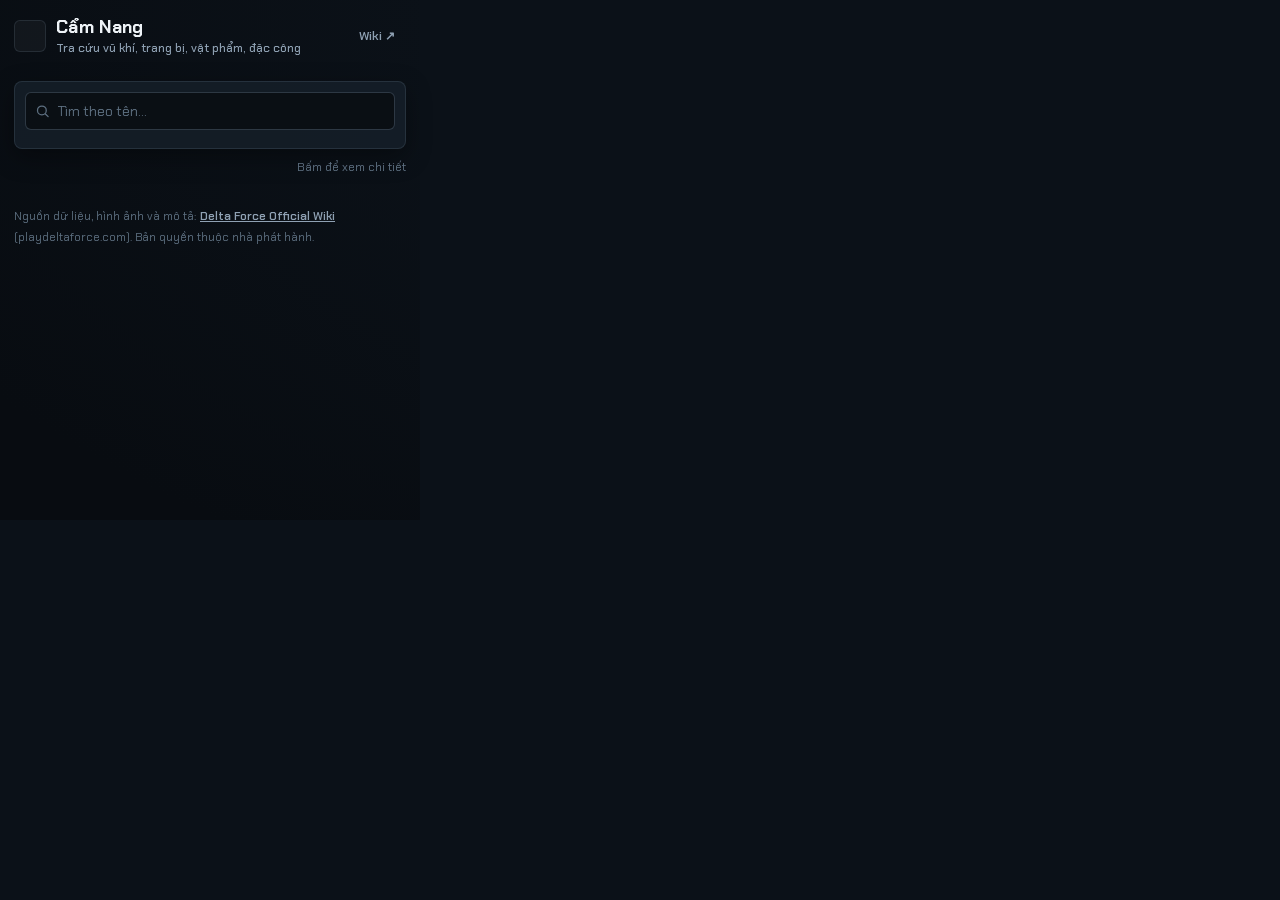
<file: modules/wiki/index.html>
<!DOCTYPE html>
<html lang="vi">

<head>
  <meta charset="UTF-8">
  <meta name="viewport" content="width=device-width, initial-scale=1.0">
  <title>Cẩm Nang - Delta Force Utility</title>
  <link rel="stylesheet" href="../../core/theme.css">
  <script src="../../core/theme.js"></script>
  <style>
    .tabs { display: grid; grid-template-columns: repeat(6, minmax(0, 1fr)); gap: 4px; margin-bottom: 10px; }
    .tabs button {
      padding: 7px 2px;
      background: var(--surface);
      border: 1px solid var(--border);
      border-radius: 6px;
      color: var(--text-dim);
      font-size: 12px;
      font-weight: 700;
      transition: 0.15s;
    }
    .tabs button:hover { color: var(--text); }
    .tabs button.active { border-color: var(--primary); background: var(--primary-soft); color: var(--primary); }

    .toolbar { display: flex; flex-direction: column; gap: 8px; padding: 10px; margin-bottom: 10px; }
    .search-wrap { position: relative; }
    .search-wrap svg { position: absolute; left: 10px; top: 50%; width: 15px; height: 15px; transform: translateY(-50%); color: var(--text-faint); pointer-events: none; }
    .search-wrap .input { padding-left: 32px; }
    .chips .chip small { margin-left: 4px; opacity: 0.6; font-weight: 500; }

    .info { display: flex; justify-content: space-between; font-size: 12px; color: var(--text-faint); margin-bottom: 8px; }

    .grid { display: grid; grid-template-columns: repeat(auto-fill, minmax(118px, 1fr)); gap: 8px; }
    .grid.wide { grid-template-columns: repeat(auto-fill, minmax(160px, 1fr)); }
    .card {
      display: flex;
      flex-direction: column;
      gap: 4px;
      min-width: 0;
      padding: 8px;
      background: var(--surface);
      border: 1px solid var(--border);
      border-radius: var(--radius);
      color: var(--text);
      text-align: left;
      transition: border-color 0.15s, transform 0.15s;
      animation: viewIn 0.2s ease;
    }
    .card:hover { border-color: var(--g); transform: translateY(-1px); }
    .card .pic {
      height: 70px;
      display: flex;
      align-items: center;
      justify-content: center;
      border-radius: 5px;
      background: linear-gradient(180deg, color-mix(in srgb, var(--g) 22%, transparent), color-mix(in srgb, var(--g) 6%, transparent));
      border-bottom: 2px solid var(--g);
    }
    .card .pic img { max-width: 100%; max-height: 62px; object-fit: contain; }
    .grid.wide .card .pic { height: 120px; }
    .grid.wide .card .pic img { max-height: 116px; }
    .card .nm { font-size: 12.5px; font-weight: 700; line-height: 1.25; display: -webkit-box; -webkit-line-clamp: 2; -webkit-box-orient: vertical; overflow: hidden; }
    .card .ln { font-size: 11px; color: var(--text-dim); overflow: hidden; text-overflow: ellipsis; white-space: nowrap; }

    .more-wrap { display: flex; justify-content: center; padding: 12px 0 0; }
    .state-box { grid-column: 1 / -1; padding: 36px 12px; text-align: center; color: var(--text-dim); }
    .skeleton { height: 120px; border-radius: var(--radius); border: 1px solid var(--border); background: linear-gradient(90deg, var(--surface-2) 25%, var(--surface) 50%, var(--surface-2) 75%); background-size: 200% 100%; animation: shimmer 1.2s infinite; }
    @keyframes shimmer { to { background-position: -200% 0; } }

    /* ---- Chi tiết ---- */
    .d-hero {
      display: flex;
      align-items: center;
      justify-content: center;
      height: 150px;
      margin: -4px 0 12px;
      border-radius: 8px;
      background: linear-gradient(180deg, color-mix(in srgb, var(--g) 25%, transparent), transparent);
      border-bottom: 2px solid var(--g);
    }
    .d-hero img { max-width: 100%; max-height: 140px; object-fit: contain; }
    .d-sub { font-size: 12px; color: var(--text-dim); margin: -2px 0 10px; }
    .d-desc { font-size: 13px; color: var(--text-dim); margin: 10px 0; }
    .kv { display: grid; grid-template-columns: repeat(2, minmax(0, 1fr)); gap: 6px; }
    .kv div { padding: 6px 8px; background: var(--surface-2); border: 1px solid var(--border); border-radius: 6px; min-width: 0; }
    .kv dt { font-size: 10.5px; color: var(--text-faint); text-transform: uppercase; }
    .kv dd { margin: 0; font-weight: 700; overflow-wrap: anywhere; }
    .bars { display: grid; grid-template-columns: 1fr 1fr; gap: 6px 14px; margin: 10px 0; }
    .bar-row { font-size: 11px; color: var(--text-dim); }
    .bar-row .r { display: flex; justify-content: space-between; margin-bottom: 2px; }
    .bar-row b { color: var(--text); }
    .bar-row .bar { height: 4px; background: var(--input-bg); border-radius: 2px; overflow: hidden; }
    .bar-row .bar > div { height: 100%; background: var(--primary); }
    .d-sec { margin: 14px 0 6px; font-size: 12px; font-weight: 700; letter-spacing: 0.4px; text-transform: uppercase; color: var(--text-dim); }
    .pill-list { display: flex; flex-wrap: wrap; gap: 4px; }
    .delta.up { color: var(--primary); }
    .delta.down { color: var(--error); }
    .skill { display: grid; grid-template-columns: 40px minmax(0, 1fr); gap: 10px; padding: 8px 0; border-bottom: 1px dashed var(--border); }
    .skill img { width: 40px; height: 40px; border-radius: 6px; background: var(--surface-2); }
    .skill b { display: block; font-size: 13px; }
    .skill small { display: block; font-size: 10.5px; color: var(--accent); text-transform: uppercase; }
    .skill p { margin: 2px 0 0; font-size: 12.5px; color: var(--text-dim); }
    .loc { display: flex; gap: 6px; align-items: baseline; padding: 4px 0; font-size: 13px; }
    .loc .badge { flex: none; }
  </style>
</head>

<body>
  <div class="view-container">
    <div class="view-header">
      <div class="title-group">
        <button class="back-btn" data-back></button>
        <h3 class="view-title">Cẩm Nang<small>Tra cứu vũ khí, trang bị, vật phẩm, đặc công</small></h3>
      </div>
      <button class="btn btn-sm btn-ghost" id="openWiki" title="Mở Official Wiki">Wiki ↗</button>
    </div>

    <div class="tabs" id="tabs"></div>

    <div class="panel toolbar">
      <div class="search-wrap">
        <svg viewBox="0 0 24 24" fill="none" stroke="currentColor" stroke-width="2" stroke-linecap="round"><circle cx="11" cy="11" r="7"/><path d="m21 21-4.3-4.3"/></svg>
        <input class="input" id="searchInput" type="search" placeholder="Tìm theo tên..." autocomplete="off">
      </div>
      <div class="chips" id="subChips"></div>
    </div>

    <div class="info"><span id="count"></span><span>Bấm để xem chi tiết</span></div>
    <div class="grid" id="grid"></div>
    <div class="more-wrap"><button class="btn hidden" id="moreBtn">Hiển thị thêm</button></div>

    <p class="source-note">
      Nguồn dữ liệu, hình ảnh và mô tả: <a href="https://www.playdeltaforce.com/events/officialwiki/vi/#/home" target="_blank" rel="noopener">Delta Force Official Wiki</a> (playdeltaforce.com). Bản quyền thuộc nhà phát hành.
    </p>
  </div>

  <div class="modal-overlay" id="detail" hidden>
    <div class="modal-content" role="dialog" aria-modal="true" id="detailBody"></div>
  </div>

  <script src="../../core/shell.js"></script>
  <script src="../../core/garena.js"></script>
  <script src="script.js"></script>
</body>

</html>
</file>
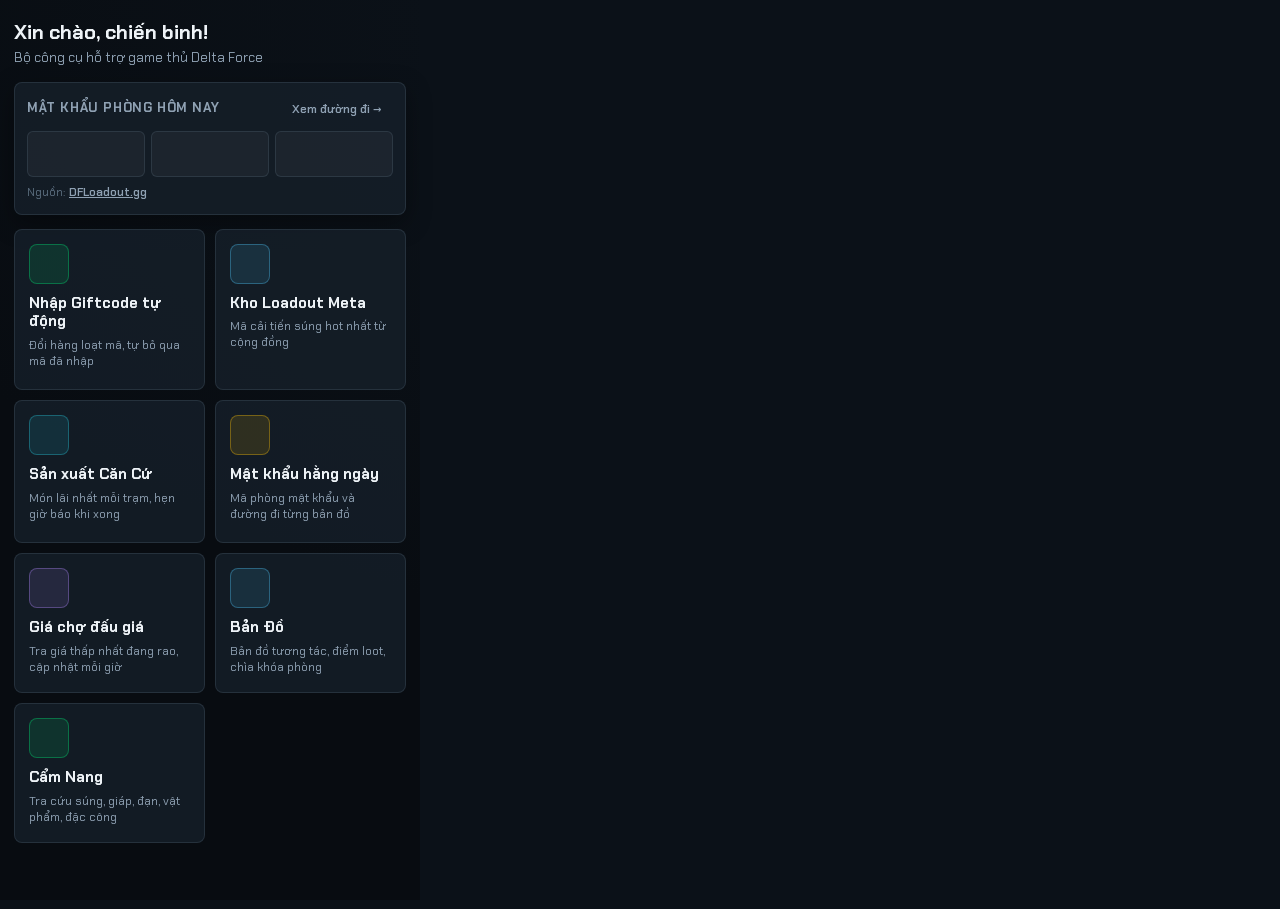
<file: popup.html>
<!DOCTYPE html>
<html lang="vi">

<head>
  <meta charset="UTF-8">
  <meta name="viewport" content="width=device-width, initial-scale=1.0">
  <title>Delta Force Utility</title>
  <link rel="stylesheet" href="core/theme.css">
  <script src="core/theme.js"></script>
  <style>
    .hero { margin: 4px 0 14px; }
    .hero h1 { margin: 0; font-size: 20px; font-weight: 700; }
    .hero p { margin: 2px 0 0; font-size: 13px; color: var(--text-dim); }

    /* ---- Mật khẩu hôm nay ---- */
    .pw-strip { margin-bottom: 14px; padding: 12px; }
    .pw-strip .panel-title { margin-bottom: 8px; }
    .pw-grid { display: grid; grid-template-columns: repeat(3, minmax(0, 1fr)); gap: 6px; }
    .pw-chip {
      display: flex;
      flex-direction: column;
      align-items: flex-start;
      gap: 1px;
      min-width: 0;
      padding: 6px 8px;
      background: var(--surface-2);
      border: 1px solid var(--border);
      border-radius: 6px;
      text-align: left;
      transition: border-color 0.15s, background 0.15s;
    }
    .pw-chip:hover { border-color: var(--primary); background: var(--primary-soft); }
    .pw-chip .map { max-width: 100%; font-size: 11px; color: var(--text-dim); overflow: hidden; text-overflow: ellipsis; white-space: nowrap; }
    .pw-chip .code { font-family: var(--mono); font-size: 16px; font-weight: 700; color: var(--primary); letter-spacing: 1px; }
    .pw-skeleton { height: 46px; border-radius: 6px; background: var(--surface-2); border: 1px solid var(--border); }
    .pw-strip .source-note { margin-top: 8px; }

    /* ---- Menu ---- */
    .grid-menu { display: grid; grid-template-columns: repeat(auto-fill, minmax(170px, 1fr)); gap: 10px; }

    .menu-card {
      position: relative;
      display: flex;
      flex-direction: column;
      align-items: flex-start;
      gap: 6px;
      min-height: 140px;
      padding: 14px;
      background: var(--surface);
      border: 1px solid var(--border);
      border-radius: var(--radius);
      color: var(--text);
      text-align: left;
      overflow: hidden;
      transition: border-color 0.15s, transform 0.15s, background 0.15s;
    }
    .menu-card::after {
      content: '';
      position: absolute;
      top: 0;
      right: 0;
      width: 22px;
      height: 22px;
      background: linear-gradient(225deg, var(--primary) 50%, transparent 50%);
      opacity: 0;
      transition: opacity 0.15s;
    }
    .menu-card:not(:disabled):hover { background: var(--surface-hover); border-color: var(--primary); transform: translateY(-2px); }
    .menu-card:not(:disabled):hover::after { opacity: 1; }
    .menu-card:not(:disabled):hover .mod-icon { background: var(--tone); color: var(--bg); }
    .menu-card:disabled { opacity: 0.5; cursor: not-allowed; }
    .menu-card .mod-icon { margin-bottom: 4px; transition: background 0.15s, color 0.15s; }

    .card-title { font-weight: 700; font-size: 15px; line-height: 1.25; }
    .card-desc { font-size: 12px; color: var(--text-dim); }
    .card-status { margin-top: auto; font-size: 11.5px; font-weight: 600; color: var(--primary); }
    .card-status.live::before { content: ''; display: inline-block; width: 7px; height: 7px; margin-right: 5px; border-radius: 50%; background: currentColor; animation: blink 1.2s infinite; }
    @keyframes blink { 50% { opacity: 0.25; } }

    .soon { position: absolute; top: 12px; right: 12px; }
    :root.light-theme .mod-icon.tone-violet { --tone: #6a3fc9; }
    .mod-icon.tone-teal { --tone: #26c6da; }
    :root.light-theme .mod-icon.tone-teal { --tone: #00838f; }
  </style>
</head>

<body>
  <div class="view-container">
    <div class="hero">
      <h1>Xin chào, chiến binh!</h1>
      <p>Bộ công cụ hỗ trợ game thủ Delta Force</p>
    </div>

    <section class="panel pw-strip" id="pwStrip">
      <div class="panel-title">
        <span>Mật khẩu phòng hôm nay</span>
        <button class="btn btn-ghost btn-sm" id="pwMore" style="text-transform:none; letter-spacing:0">Xem đường đi →</button>
      </div>
      <div class="pw-grid" id="pwGrid">
        <div class="pw-skeleton"></div><div class="pw-skeleton"></div><div class="pw-skeleton"></div>
      </div>
      <p class="source-note">Nguồn: <a href="https://dfloadout.gg/mat-khau-hang-ngay" target="_blank" rel="noopener">DFLoadout.gg</a><span id="pwUpdated"></span></p>
    </section>

    <div class="grid-menu">
      <button class="menu-card" data-go="modules/redeem/index.html">
        <span class="mod-icon" data-icon="gift"></span>
        <span class="card-title">Nhập Giftcode tự động</span>
        <span class="card-desc">Đổi hàng loạt mã, tự bỏ qua mã đã nhập</span>
        <span class="card-status" id="redeemStatus"></span>
      </button>
      <button class="menu-card" data-go="modules/armory/index.html">
        <span class="mod-icon tone-accent" data-icon="crosshair"></span>
        <span class="card-title">Kho Loadout Meta</span>
        <span class="card-desc">Mã cải tiến súng hot nhất từ cộng đồng</span>
        <span class="card-status" id="armoryStatus"></span>
      </button>
      <button class="menu-card" data-go="modules/production/index.html">
        <span class="mod-icon tone-teal" data-icon="factory"></span>
        <span class="card-title">Sản xuất Căn Cứ</span>
        <span class="card-desc">Món lãi nhất mỗi trạm, hẹn giờ báo khi xong</span>
        <span class="card-status" id="prodStatus"></span>
      </button>
      <button class="menu-card" data-go="modules/passwords/index.html">
        <span class="mod-icon tone-warning" data-icon="key"></span>
        <span class="card-title">Mật khẩu hằng ngày</span>
        <span class="card-desc">Mã phòng mật khẩu và đường đi từng bản đồ</span>
      </button>
      <button class="menu-card" data-go="modules/market/index.html">
        <span class="mod-icon tone-violet" data-icon="market"></span>
        <span class="card-title">Giá chợ đấu giá</span>
        <span class="card-desc">Tra giá thấp nhất đang rao, cập nhật mỗi giờ</span>
      </button>
      <button class="menu-card" data-go="modules/maps/index.html">
        <span class="mod-icon tone-accent" data-icon="map"></span>
        <span class="card-title">Bản Đồ</span>
        <span class="card-desc">Bản đồ tương tác, điểm loot, chìa khóa phòng</span>
      </button>
      <button class="menu-card" data-go="modules/wiki/index.html">
        <span class="mod-icon" data-icon="book"></span>
        <span class="card-title">Cẩm Nang</span>
        <span class="card-desc">Tra cứu súng, giáp, đạn, vật phẩm, đặc công</span>
      </button>
    </div>
  </div>

  <script src="core/shell.js"></script>
  <script src="core/dfloadout.js"></script>
  <script src="popup.js"></script>
</body>

</html>
</file>
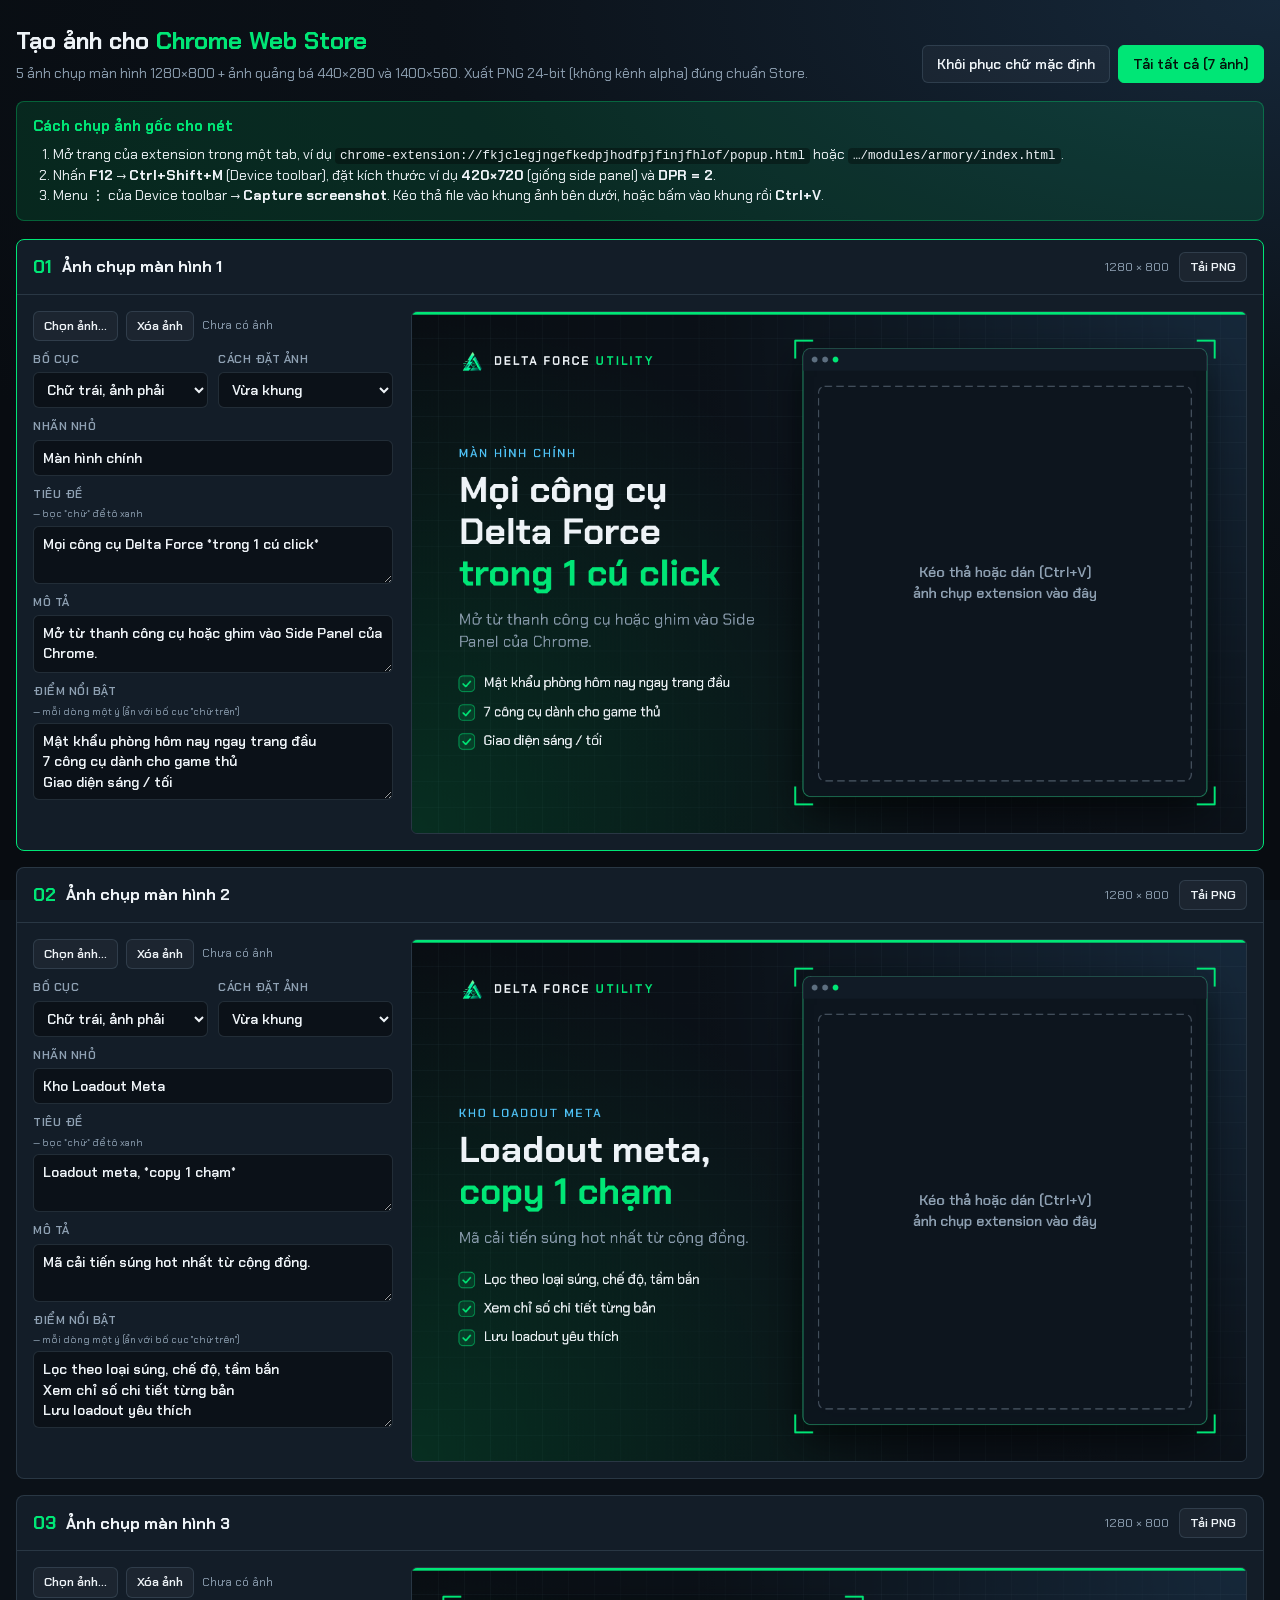
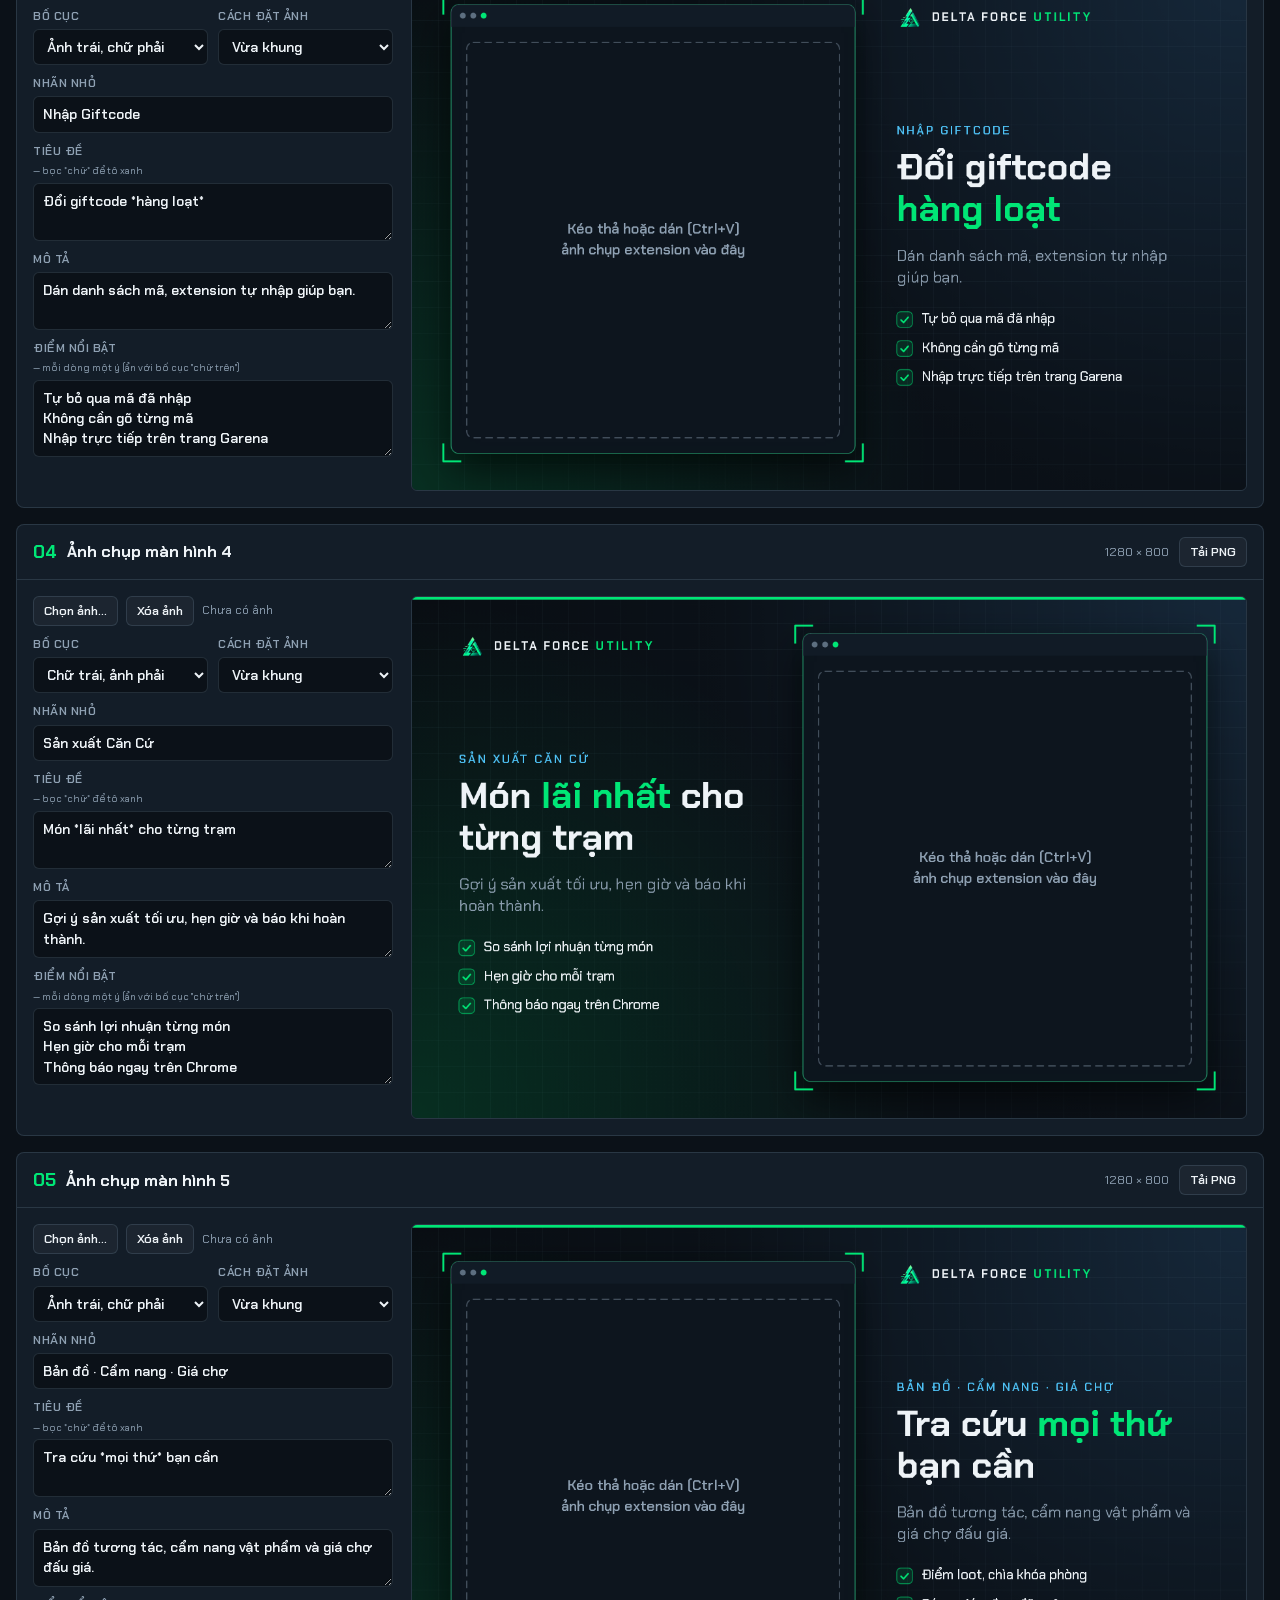
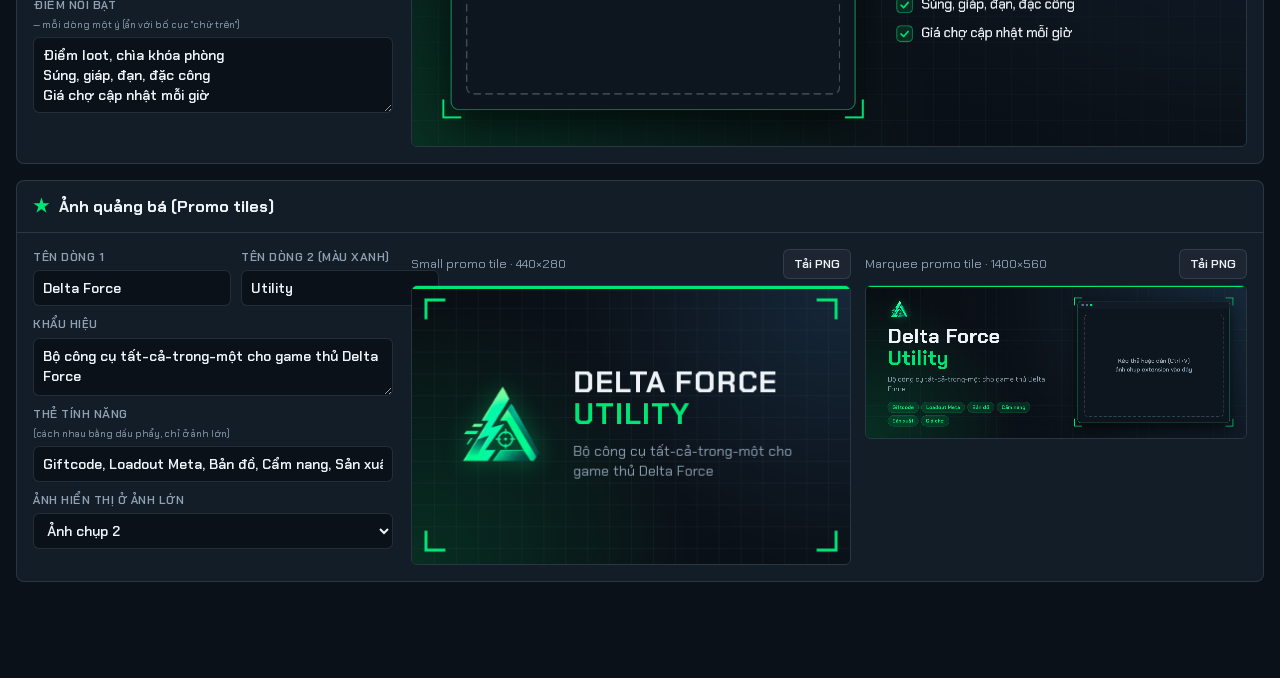
<file: store-assets/generator.html>
<!DOCTYPE html>
<html lang="vi">
<head>
<meta charset="UTF-8">
<meta name="viewport" content="width=device-width, initial-scale=1.0">
<title>Store Asset Generator</title>
<link rel="preconnect" href="https://fonts.googleapis.com">
<link rel="stylesheet" href="https://fonts.googleapis.com/css2?family=Chakra+Petch:wght@400;500;600;700&display=swap">
<style>
  :root {
    --bg: #0b1118;
    --surface: #131d28;
    --surface-2: rgba(255, 255, 255, 0.04);
    --text: #eef3f7;
    --text-dim: #8fa1b3;
    --primary: #00e676;
    --primary-soft: rgba(0, 230, 118, 0.12);
    --on-primary: #04140b;
    --accent: #4fc3f7;
    --border: rgba(120, 144, 168, 0.22);
    --radius: 8px;
    color-scheme: dark;
  }
  * { box-sizing: border-box; }
  body {
    margin: 0;
    padding: 24px 16px 80px;
    background: radial-gradient(120% 80% at 100% 0%, #16283a 0%, #0b1118 55%, #080c11 100%) fixed, var(--bg);
    color: var(--text);
    font-family: 'Chakra Petch', sans-serif;
    font-size: 14px;
    line-height: 1.45;
  }
  .wrap { max-width: 1320px; margin: 0 auto; }
  header { display: flex; flex-wrap: wrap; gap: 16px; align-items: flex-end; justify-content: space-between; margin-bottom: 18px; }
  h1 { margin: 0; font-size: 24px; }
  h1 b { color: var(--primary); }
  header p { margin: 4px 0 0; color: var(--text-dim); }
  .toolbar { display: flex; gap: 8px; flex-wrap: wrap; }
  button, .btn {
    font: inherit; font-weight: 600; cursor: pointer;
    padding: 8px 14px; border-radius: 6px;
    border: 1px solid var(--border); background: var(--surface-2); color: var(--text);
  }
  button:hover { border-color: var(--primary); }
  button.primary { background: var(--primary); color: var(--on-primary); border-color: var(--primary); }
  button.sm { padding: 5px 10px; font-size: 12.5px; }
  .tips {
    margin-bottom: 18px; padding: 14px 16px;
    background: var(--primary-soft); border: 1px solid rgba(0, 230, 118, 0.3); border-radius: var(--radius);
  }
  .tips h2 { margin: 0 0 6px; font-size: 15px; color: var(--primary); }
  .tips ol { margin: 0; padding-left: 20px; color: var(--text); }
  .tips code { font-family: Consolas, monospace; font-size: 12.5px; background: rgba(0,0,0,.35); padding: 1px 5px; border-radius: 4px; word-break: break-all; }
  .card {
    margin-bottom: 16px; background: var(--surface); border: 1px solid var(--border); border-radius: var(--radius);
    transition: border-color .15s;
  }
  .card.active { border-color: var(--primary); }
  .card-head { display: flex; align-items: center; gap: 10px; padding: 12px 16px; border-bottom: 1px solid var(--border); flex-wrap: wrap; }
  .card-head .num { font-weight: 700; color: var(--primary); font-size: 18px; }
  .card-head h2 { margin: 0; font-size: 16px; flex: 1; min-width: 160px; }
  .card-head .size { color: var(--text-dim); font-size: 12.5px; }
  .card-body { display: grid; grid-template-columns: 360px minmax(0, 1fr); gap: 18px; padding: 16px; }
  @media (max-width: 900px) { .card-body { grid-template-columns: 1fr; } }
  .fields { display: flex; flex-direction: column; gap: 10px; }
  .fields .row { display: grid; grid-template-columns: 1fr 1fr; gap: 10px; }
  label { display: flex; flex-direction: column; gap: 4px; font-size: 12px; font-weight: 600; color: var(--text-dim); text-transform: uppercase; letter-spacing: .5px; }
  label small { text-transform: none; letter-spacing: 0; font-weight: 400; }
  input, textarea, select {
    font: inherit; font-size: 14px; color: var(--text); text-transform: none; letter-spacing: 0;
    padding: 7px 9px; border-radius: 6px; border: 1px solid var(--border); background: rgba(0,0,0,.4);
  }
  textarea { resize: vertical; min-height: 58px; }
  input:focus, textarea:focus, select:focus { outline: none; border-color: var(--primary); }
  .img-actions { display: flex; gap: 8px; align-items: center; flex-wrap: wrap; }
  .img-actions .meta { color: var(--text-dim); font-size: 12px; }
  .preview { position: relative; min-width: 0; }
  .preview canvas { display: block; width: 100%; height: auto; border-radius: 6px; border: 1px solid var(--border); cursor: copy; }
  .preview.drag canvas { outline: 2px dashed var(--primary); outline-offset: 3px; }
  .tiles { display: grid; grid-template-columns: minmax(0, 440px) minmax(0, 1fr); gap: 14px; align-items: start; }
  @media (max-width: 1100px) { .tiles { grid-template-columns: 1fr; } }
  .tiles figure { margin: 0; }
  .tiles figcaption { display: flex; justify-content: space-between; align-items: center; margin-bottom: 6px; color: var(--text-dim); font-size: 12.5px; }
  .tiles canvas { cursor: default; }
  #toast {
    position: fixed; left: 50%; bottom: 24px; transform: translate(-50%, 20px); opacity: 0;
    padding: 10px 16px; border-radius: 6px; background: var(--primary); color: var(--on-primary); font-weight: 600;
    transition: opacity .2s, transform .2s; pointer-events: none;
  }
  #toast.show { opacity: 1; transform: translate(-50%, 0); }
</style>
</head>
<body>
<div class="wrap">
  <header>
    <div>
      <h1>Tạo ảnh cho <b>Chrome Web Store</b></h1>
      <p>5 ảnh chụp màn hình 1280×800 + ảnh quảng bá 440×280 và 1400×560. Xuất PNG 24-bit (không kênh alpha) đúng chuẩn Store.</p>
    </div>
    <div class="toolbar">
      <button id="resetText">Khôi phục chữ mặc định</button>
      <button class="primary" id="dlAll">Tải tất cả (7 ảnh)</button>
    </div>
  </header>

  <section class="tips">
    <h2>Cách chụp ảnh gốc cho nét</h2>
    <ol>
      <li>Mở trang của extension trong một tab, ví dụ <code>chrome-extension://fkjclegjngefkedpjhodfpjfinjfhlof/popup.html</code> hoặc <code>…/modules/armory/index.html</code>.</li>
      <li>Nhấn <b>F12</b> → <b>Ctrl+Shift+M</b> (Device toolbar), đặt kích thước ví dụ <b>420×720</b> (giống side panel) và <b>DPR = 2</b>.</li>
      <li>Menu ⋮ của Device toolbar → <b>Capture screenshot</b>. Kéo thả file vào khung ảnh bên dưới, hoặc bấm vào khung rồi <b>Ctrl+V</b>.</li>
    </ol>
  </section>

  <div id="slots"></div>

  <section class="card" id="tilesCard">
    <div class="card-head">
      <span class="num">★</span><h2>Ảnh quảng bá (Promo tiles)</h2>
    </div>
    <div class="card-body">
      <div class="fields">
        <div class="row">
          <label>Tên dòng 1<input data-k="brand.name1"></label>
          <label>Tên dòng 2 (màu xanh)<input data-k="brand.name2"></label>
        </div>
        <label>Khẩu hiệu<textarea data-k="brand.tagline" rows="2"></textarea></label>
        <label>Thẻ tính năng <small>(cách nhau bằng dấu phẩy, chỉ ở ảnh lớn)</small><input data-k="brand.chips"></label>
        <label>Ảnh hiển thị ở ảnh lớn
          <select data-k="brand.marqueeShot">
            <option value="0">Ảnh chụp 1</option><option value="1">Ảnh chụp 2</option><option value="2">Ảnh chụp 3</option>
            <option value="3">Ảnh chụp 4</option><option value="4">Ảnh chụp 5</option>
          </select>
        </label>
      </div>
      <div class="tiles">
        <figure>
          <figcaption><span>Small promo tile · 440×280</span><button class="sm" data-dl="small">Tải PNG</button></figcaption>
          <div class="preview"><canvas id="cvSmall" width="440" height="280"></canvas></div>
        </figure>
        <figure>
          <figcaption><span>Marquee promo tile · 1400×560</span><button class="sm" data-dl="marquee">Tải PNG</button></figcaption>
          <div class="preview"><canvas id="cvMarquee" width="1400" height="560"></canvas></div>
        </figure>
      </div>
    </div>
  </section>
</div>
<div id="toast"></div>

<script src="icon-data.js"></script>
<script>
const C = {
  text: '#eef3f7', dim: '#8fa1b3', faint: '#5d6f80',
  primary: '#00e676', primarySoft: 'rgba(0, 230, 118, 0.12)', accent: '#4fc3f7'
};
const FONT = '"Chakra Petch", sans-serif';
const STORE_KEY = 'dfu-store-assets-v1';

const DEFAULTS = {
  brand: {
    name1: 'Delta Force',
    name2: 'Utility',
    tagline: 'Bộ công cụ tất-cả-trong-một cho game thủ Delta Force',
    chips: 'Giftcode, Loadout Meta, Bản đồ, Cẩm nang, Sản xuất, Giá chợ',
    marqueeShot: '1'
  },
  shots: [
    { kicker: 'Màn hình chính', title: 'Mọi công cụ Delta Force *trong 1 cú click*', sub: 'Mở từ thanh công cụ hoặc ghim vào Side Panel của Chrome.',
      bullets: 'Mật khẩu phòng hôm nay ngay trang đầu\n7 công cụ dành cho game thủ\nGiao diện sáng / tối', layout: 'right', fit: 'contain' },
    { kicker: 'Kho Loadout Meta', title: 'Loadout meta, *copy 1 chạm*', sub: 'Mã cải tiến súng hot nhất từ cộng đồng.',
      bullets: 'Lọc theo loại súng, chế độ, tầm bắn\nXem chỉ số chi tiết từng bản\nLưu loadout yêu thích', layout: 'right', fit: 'contain' },
    { kicker: 'Nhập Giftcode', title: 'Đổi giftcode *hàng loạt*', sub: 'Dán danh sách mã, extension tự nhập giúp bạn.',
      bullets: 'Tự bỏ qua mã đã nhập\nKhông cần gõ từng mã\nNhập trực tiếp trên trang Garena', layout: 'left', fit: 'contain' },
    { kicker: 'Sản xuất Căn Cứ', title: 'Món *lãi nhất* cho từng trạm', sub: 'Gợi ý sản xuất tối ưu, hẹn giờ và báo khi hoàn thành.',
      bullets: 'So sánh lợi nhuận từng món\nHẹn giờ cho mỗi trạm\nThông báo ngay trên Chrome', layout: 'right', fit: 'contain' },
    { kicker: 'Bản đồ · Cẩm nang · Giá chợ', title: 'Tra cứu *mọi thứ* bạn cần', sub: 'Bản đồ tương tác, cẩm nang vật phẩm và giá chợ đấu giá.',
      bullets: 'Điểm loot, chìa khóa phòng\nSúng, giáp, đạn, đặc công\nGiá chợ cập nhật mỗi giờ', layout: 'left', fit: 'contain' }
  ]
};

let state = load();
const images = [null, null, null, null, null];
let activeSlot = 0;
const icon = new Image();
if (window.DFU_ICON) icon.src = window.DFU_ICON;

function load() {
  try {
    const saved = JSON.parse(localStorage.getItem(STORE_KEY));
    if (saved && saved.brand && Array.isArray(saved.shots)) return saved;
  } catch (e) {}
  return structuredClone(DEFAULTS);
}
function save() {
  try { localStorage.setItem(STORE_KEY, JSON.stringify(state)); } catch (e) {}
}
function getPath(p) { return p.split('.').reduce((o, k) => o[k], state); }
function setPath(p, v) {
  const keys = p.split('.'), last = keys.pop();
  keys.reduce((o, k) => o[k], state)[last] = v;
}

/* ================= Drawing helpers ================= */
function rr(ctx, x, y, w, h, r) {
  ctx.beginPath();
  ctx.roundRect(x, y, w, h, r);
}

function drawBg(ctx, w, h, step = 40) {
  const g = ctx.createRadialGradient(w, 0, 0, w, 0, Math.max(w, h) * 1.15);
  g.addColorStop(0, '#16283a');
  g.addColorStop(0.55, '#0b1118');
  g.addColorStop(1, '#080c11');
  ctx.fillStyle = '#0b1118';
  ctx.fillRect(0, 0, w, h);
  ctx.fillStyle = g;
  ctx.fillRect(0, 0, w, h);

  ctx.strokeStyle = 'rgba(120, 144, 168, 0.06)';
  ctx.lineWidth = 1;
  ctx.beginPath();
  for (let x = step; x < w; x += step) { ctx.moveTo(x + 0.5, 0); ctx.lineTo(x + 0.5, h); }
  for (let y = step; y < h; y += step) { ctx.moveTo(0, y + 0.5); ctx.lineTo(w, y + 0.5); }
  ctx.stroke();

  const glow = ctx.createRadialGradient(0, h, 0, 0, h, h);
  glow.addColorStop(0, 'rgba(0, 230, 118, 0.16)');
  glow.addColorStop(1, 'rgba(0, 230, 118, 0)');
  ctx.fillStyle = glow;
  ctx.fillRect(0, 0, w, h);

  // Thanh nhấn màu xanh ở mép trên
  ctx.fillStyle = C.primary;
  ctx.fillRect(0, 0, w, Math.max(3, Math.round(h / 200)));
}

// Tách chuỗi thành token; phần nằm giữa *...* được tô màu nhấn
function tokenize(s) {
  const out = [];
  String(s || '').split('*').forEach((part, i) => {
    const hi = i % 2 === 1;
    part.split('\n').forEach((seg, j) => {
      if (j > 0) out.push({ br: true });
      seg.split(/(\s+)/).forEach(t => { if (t) out.push({ t, hi }); });
    });
  });
  return out;
}

function wrap(ctx, s, maxW) {
  const lines = [];
  let line = [], w = 0;
  const push = () => {
    while (line.length && /^\s+$/.test(line[line.length - 1].t)) w -= line.pop().w;
    lines.push({ toks: line, w });
    line = []; w = 0;
  };
  for (const tk of tokenize(s)) {
    if (tk.br) { push(); continue; }
    const space = /^\s+$/.test(tk.t);
    if (space && !line.length) continue;
    const tw = ctx.measureText(tk.t).width;
    if (!space && line.length && w + tw > maxW) push();
    line.push({ ...tk, w: tw });
    w += tw;
  }
  if (line.length) push();
  return lines;
}

function setFont(ctx, weight, size, ls = 0) {
  ctx.font = `${weight} ${size}px ${FONT}`;
  ctx.letterSpacing = ls + 'px';
  ctx.textBaseline = 'middle';
}

// Dựng khối chữ (nhãn, tiêu đề, mô tả, gạch đầu dòng) rồi vẽ, căn giữa theo chiều dọc
function buildText(ctx, s, maxW, center) {
  const items = [];
  const add = (text, weight, size, lh, color, hi, gap, opts = {}) => {
    if (!String(text || '').trim()) return;
    setFont(ctx, weight, size, opts.ls || 0);
    const indent = opts.bullet ? 38 : 0;
    items.push({ weight, size, ls: opts.ls || 0, lh: size * lh, color, hi, gap, indent, bullet: opts.bullet,
      lines: wrap(ctx, text, maxW - indent) });
  };
  add(String(s.kicker || '').toUpperCase(), 600, 18, 1.3, C.accent, C.accent, 16, { ls: 3 });
  add(s.title, 700, center ? 50 : 56, 1.14, C.text, C.primary, 20);
  add(s.sub, 400, 24, 1.4, C.dim, C.primary, 32);
  if (!center) {
    String(s.bullets || '').split('\n').filter(b => b.trim()).slice(0, 5)
      .forEach(b => add(b, 500, 21, 1.35, C.text, C.primary, 16, { bullet: true }));
  }
  const height = items.reduce((h, it) => h + it.lines.length * it.lh + it.gap, 0) - (items.length ? items[items.length - 1].gap : 0);
  return { items, height };
}

function drawText(ctx, block, x, y, center) {
  for (const it of block.items) {
    setFont(ctx, it.weight, it.size, it.ls);
    if (it.bullet) drawCheck(ctx, x, y + it.lh / 2 - 12);
    it.lines.forEach((line, n) => {
      let cx = center ? x - line.w / 2 : x + it.indent;
      const cy = y + n * it.lh + it.lh / 2;
      for (const tk of line.toks) {
        ctx.fillStyle = tk.hi ? it.hi : it.color;
        ctx.fillText(tk.t, cx, cy);
        cx += tk.w;
      }
    });
    y += it.lines.length * it.lh + it.gap;
  }
}

function drawCheck(ctx, x, y) {
  rr(ctx, x, y, 24, 24, 6);
  ctx.fillStyle = C.primarySoft;
  ctx.fill();
  ctx.strokeStyle = 'rgba(0, 230, 118, 0.55)';
  ctx.lineWidth = 1.5;
  ctx.stroke();
  ctx.beginPath();
  ctx.moveTo(x + 6.5, y + 12.5);
  ctx.lineTo(x + 10.5, y + 16.5);
  ctx.lineTo(x + 17.5, y + 8.5);
  ctx.strokeStyle = C.primary;
  ctx.lineWidth = 2.5;
  ctx.lineCap = 'round';
  ctx.lineJoin = 'round';
  ctx.stroke();
}

function drawBrand(ctx, x, y, size, center) {
  setFont(ctx, 700, size * 0.44, size * 0.08);
  const a = (state.brand.name1 + ' ').toUpperCase(), b = state.brand.name2.toUpperCase();
  const tw = ctx.measureText(a).width + ctx.measureText(b).width;
  const gap = size * 0.35;
  let cx = center ? x - (size + gap + tw) / 2 : x;
  if (icon.complete && icon.naturalWidth) ctx.drawImage(icon, cx, y, size, size);
  cx += size + gap;
  ctx.fillStyle = C.text;
  ctx.fillText(a, cx, y + size / 2);
  ctx.fillStyle = C.primary;
  ctx.fillText(b, cx + ctx.measureText(a).width, y + size / 2);
}

function drawBrackets(ctx, x, y, w, h, len, off) {
  ctx.strokeStyle = C.primary;
  ctx.lineWidth = 3;
  ctx.lineCap = 'square';
  const corners = [[x - off, y - off, 1, 1], [x + w + off, y - off, -1, 1], [x - off, y + h + off, 1, -1], [x + w + off, y + h + off, -1, -1]];
  ctx.beginPath();
  for (const [cx, cy, dx, dy] of corners) {
    ctx.moveTo(cx + dx * len, cy);
    ctx.lineTo(cx, cy);
    ctx.lineTo(cx, cy + dy * len);
  }
  ctx.stroke();
}

// Vẽ ảnh chụp trong khung cửa sổ; fit = 'contain' (vừa khung) hoặc 'cover' (lấp chiều ngang, cắt phía dưới)
function drawFrame(ctx, img, box, fit) {
  const bar = Math.round(Math.min(34, box.h * 0.06));
  let fw = box.w, fh = box.h, src = null;
  if (img) {
    if (fit === 'cover') {
      const s = box.w / img.width;
      const ih = Math.min(img.height * s, box.h - bar);
      fh = ih + bar;
      src = [0, 0, img.width, ih / s];
    } else {
      const s = Math.min(box.w / img.width, (box.h - bar) / img.height);
      fw = img.width * s;
      fh = img.height * s + bar;
      src = [0, 0, img.width, img.height];
    }
  }
  const x = Math.round(box.x + (box.w - fw) / 2), y = Math.round(box.y + (box.h - fh) / 2);
  const r = 12;

  ctx.save();
  ctx.shadowColor = 'rgba(0, 0, 0, 0.6)';
  ctx.shadowBlur = 60;
  ctx.shadowOffsetY = 24;
  rr(ctx, x, y, fw, fh, r);
  ctx.fillStyle = '#0d151e';
  ctx.fill();
  ctx.restore();

  ctx.save();
  ctx.shadowColor = 'rgba(0, 230, 118, 0.35)';
  ctx.shadowBlur = 40;
  rr(ctx, x, y, fw, fh, r);
  ctx.strokeStyle = 'rgba(0, 230, 118, 0.45)';
  ctx.lineWidth = 1.5;
  ctx.stroke();
  ctx.restore();

  ctx.save();
  rr(ctx, x, y, fw, fh, r);
  ctx.clip();
  ctx.fillStyle = '#111b26';
  ctx.fillRect(x, y, fw, bar);
  ['#5d6f80', '#5d6f80', C.primary].forEach((c, i) => {
    ctx.beginPath();
    ctx.arc(x + 18 + i * 16, y + bar / 2, 4.5, 0, Math.PI * 2);
    ctx.fillStyle = c;
    ctx.fill();
  });
  if (img) {
    ctx.imageSmoothingQuality = 'high';
    ctx.drawImage(img, ...src, x, y + bar, fw, fh - bar);
  } else {
    ctx.setLineDash([10, 8]);
    ctx.strokeStyle = 'rgba(143, 161, 179, 0.4)';
    ctx.lineWidth = 2;
    rr(ctx, x + 24, y + bar + 24, fw - 48, fh - bar - 48, 10);
    ctx.stroke();
    ctx.setLineDash([]);
    setFont(ctx, 600, 22);
    ctx.textAlign = 'center';
    ctx.fillStyle = C.dim;
    ctx.fillText('Kéo thả hoặc dán (Ctrl+V)', x + fw / 2, y + bar + (fh - bar) / 2 - 16);
    ctx.fillText('ảnh chụp extension vào đây', x + fw / 2, y + bar + (fh - bar) / 2 + 16);
    ctx.textAlign = 'left';
  }
  ctx.restore();

  rr(ctx, x, y, fw, fh, r);
  ctx.strokeStyle = 'rgba(120, 144, 168, 0.35)';
  ctx.lineWidth = 1;
  ctx.stroke();
  drawBrackets(ctx, x, y, fw, fh, 26, 12);
}

/* ================= Renderers ================= */
function renderShot(i) {
  const cv = document.querySelector(`canvas[data-shot="${i}"]`);
  const ctx = cv.getContext('2d');
  const W = 1280, H = 800, s = state.shots[i];
  drawBg(ctx, W, H);

  if (s.layout === 'top') {
    drawBrand(ctx, W / 2, 36, 36, true);
    const block = buildText(ctx, s, 1040, true);
    const ty = 104;
    drawText(ctx, block, W / 2, ty, true);
    const iy = ty + block.height + 36;
    drawFrame(ctx, images[i], { x: 100, y: iy, w: W - 200, h: H - iy - 40 }, s.fit);
    return;
  }

  const textLeft = s.layout !== 'left';
  const tx = textLeft ? 72 : 744, tw = 464;
  const box = textLeft ? { x: 600, y: 56, w: 620, h: 688 } : { x: 60, y: 56, w: 620, h: 688 };
  drawBrand(ctx, tx, 56, 40, false);
  const block = buildText(ctx, s, tw, false);
  drawText(ctx, block, tx, Math.max(130, 130 + (620 - block.height) / 2), false);
  drawFrame(ctx, images[i], box, s.fit);
}

function renderSmall() {
  const ctx = document.getElementById('cvSmall').getContext('2d');
  const W = 440, H = 280, b = state.brand;
  drawBg(ctx, W, H, 22);
  const isz = 104, tx = 36 + isz + 22, maxW = W - tx - 24;

  setFont(ctx, 700, 30, 1);
  const n1 = wrap(ctx, b.name1.toUpperCase(), maxW), n2 = wrap(ctx, b.name2.toUpperCase(), maxW);
  setFont(ctx, 400, 14.5);
  const tag = wrap(ctx, b.tagline, maxW).slice(0, 3);
  const h = (n1.length + n2.length) * 32 + 10 + tag.length * 20;
  let y = (H - h) / 2;

  if (icon.complete && icon.naturalWidth) {
    ctx.save();
    ctx.shadowColor = 'rgba(0, 230, 118, 0.35)';
    ctx.shadowBlur = 24;
    ctx.drawImage(icon, 36, (H - isz) / 2, isz, isz);
    ctx.restore();
  }
  setFont(ctx, 700, 30, 1);
  for (const [lines, color] of [[n1, C.text], [n2, C.primary]]) {
    for (const l of lines) {
      ctx.fillStyle = color;
      ctx.fillText(l.toks.map(t => t.t).join(''), tx, y + 16);
      y += 32;
    }
  }
  y += 10;
  setFont(ctx, 400, 14.5);
  ctx.fillStyle = C.dim;
  for (const l of tag) { ctx.fillText(l.toks.map(t => t.t).join(''), tx, y + 10); y += 20; }
  drawBrackets(ctx, 14, 14, W - 28, H - 28, 18, 0);
}

function renderMarquee() {
  const ctx = document.getElementById('cvMarquee').getContext('2d');
  const W = 1400, H = 560, b = state.brand;
  drawBg(ctx, W, H);
  const tx = 80, maxW = 600, isz = 84;

  setFont(ctx, 700, 74, 1);
  const n1 = wrap(ctx, b.name1, maxW), n2 = wrap(ctx, b.name2, maxW);
  setFont(ctx, 400, 26);
  const tag = wrap(ctx, b.tagline, maxW).slice(0, 3);
  setFont(ctx, 600, 18, 0.5);
  const chips = String(b.chips || '').split(',').map(c => c.trim()).filter(Boolean);
  const rows = [[]];
  let rw = 0;
  for (const c of chips) {
    const w = ctx.measureText(c).width + 36;
    if (rw + w > maxW + 40 && rows[rows.length - 1].length) { rows.push([]); rw = 0; }
    rows[rows.length - 1].push({ c, w });
    rw += w + 10;
  }
  const chipH = chips.length ? rows.length * 50 : 0;
  const h = isz + 24 + (n1.length + n2.length) * 80 + 16 + tag.length * 36 + (chipH ? 28 + chipH - 10 : 0);
  let y = (H - h) / 2;

  if (icon.complete && icon.naturalWidth) {
    ctx.save();
    ctx.shadowColor = 'rgba(0, 230, 118, 0.35)';
    ctx.shadowBlur = 30;
    ctx.drawImage(icon, tx, y, isz, isz);
    ctx.restore();
  }
  y += isz + 24;
  setFont(ctx, 700, 74, 1);
  for (const [lines, color] of [[n1, C.text], [n2, C.primary]]) {
    for (const l of lines) {
      ctx.fillStyle = color;
      ctx.fillText(l.toks.map(t => t.t).join(''), tx, y + 40);
      y += 80;
    }
  }
  y += 16;
  setFont(ctx, 400, 26);
  ctx.fillStyle = C.dim;
  for (const l of tag) { ctx.fillText(l.toks.map(t => t.t).join(''), tx, y + 18); y += 36; }
  if (chips.length) {
    y += 28;
    setFont(ctx, 600, 18, 0.5);
    for (const row of rows) {
      let cx = tx;
      for (const { c, w } of row) {
        rr(ctx, cx, y, w, 40, 20);
        ctx.fillStyle = C.primarySoft;
        ctx.fill();
        ctx.strokeStyle = 'rgba(0, 230, 118, 0.4)';
        ctx.lineWidth = 1;
        ctx.stroke();
        ctx.fillStyle = C.primary;
        ctx.fillText(c, cx + 18, y + 21);
        cx += w + 10;
      }
      y += 50;
    }
  }
  const si = Number(b.marqueeShot) || 0;
  drawFrame(ctx, images[si], { x: 780, y: 56, w: 560, h: 448 }, 'cover');
}

function renderAll() {
  state.shots.forEach((_, i) => renderShot(i));
  renderSmall();
  renderMarquee();
}

/* ================= PNG 24-bit (không alpha) ================= */
const CRC_TABLE = (() => {
  const t = new Uint32Array(256);
  for (let n = 0; n < 256; n++) {
    let c = n;
    for (let k = 0; k < 8; k++) c = c & 1 ? 0xedb88320 ^ (c >>> 1) : c >>> 1;
    t[n] = c >>> 0;
  }
  return t;
})();
function crc32(bytes) {
  let c = 0xffffffff;
  for (let i = 0; i < bytes.length; i++) c = CRC_TABLE[(c ^ bytes[i]) & 0xff] ^ (c >>> 8);
  return (c ^ 0xffffffff) >>> 0;
}
function chunk(type, data) {
  const out = new Uint8Array(12 + data.length);
  const dv = new DataView(out.buffer);
  dv.setUint32(0, data.length);
  for (let i = 0; i < 4; i++) out[4 + i] = type.charCodeAt(i);
  out.set(data, 8);
  dv.setUint32(8 + data.length, crc32(out.subarray(4, 8 + data.length)));
  return out;
}
async function png24(canvas) {
  const w = canvas.width, h = canvas.height;
  const px = canvas.getContext('2d').getImageData(0, 0, w, h).data;
  const stride = w * 3 + 1;
  const raw = new Uint8Array(stride * h);
  for (let y = 0; y < h; y++) {
    const o = y * stride;
    raw[o] = y ? 2 : 0; // bộ lọc "Up" giúp nén tốt hơn
    for (let x = 0; x < w; x++) {
      const i = (y * w + x) * 4, j = o + 1 + x * 3;
      for (let c = 0; c < 3; c++) raw[j + c] = y ? (px[i + c] - px[i + c - w * 4]) & 255 : px[i + c];
    }
  }
  const z = new Uint8Array(await new Response(new Blob([raw]).stream().pipeThrough(new CompressionStream('deflate'))).arrayBuffer());
  const ihdr = new Uint8Array(13);
  const dv = new DataView(ihdr.buffer);
  dv.setUint32(0, w);
  dv.setUint32(4, h);
  ihdr.set([8, 2, 0, 0, 0], 8);
  return new Blob([new Uint8Array([137, 80, 78, 71, 13, 10, 26, 10]), chunk('IHDR', ihdr), chunk('IDAT', z), chunk('IEND', new Uint8Array())], { type: 'image/png' });
}

async function download(canvas, name) {
  const blob = await png24(canvas);
  const a = document.createElement('a');
  a.href = URL.createObjectURL(blob);
  a.download = name;
  a.click();
  setTimeout(() => URL.revokeObjectURL(a.href), 5000);
}
const exportsList = () => [
  ...state.shots.map((_, i) => [document.querySelector(`canvas[data-shot="${i}"]`), `screenshot-${i + 1}-1280x800.png`]),
  [document.getElementById('cvSmall'), 'promo-small-440x280.png'],
  [document.getElementById('cvMarquee'), 'promo-marquee-1400x560.png']
];

/* ================= UI ================= */
function toast(msg) {
  const t = document.getElementById('toast');
  t.textContent = msg;
  t.classList.add('show');
  clearTimeout(t._h);
  t._h = setTimeout(() => t.classList.remove('show'), 1800);
}

function buildSlots() {
  const host = document.getElementById('slots');
  host.innerHTML = state.shots.map((_, i) => `
    <section class="card slot" data-slot="${i}">
      <div class="card-head">
        <span class="num">0${i + 1}</span><h2>Ảnh chụp màn hình ${i + 1}</h2>
        <span class="size">1280 × 800</span>
        <button class="sm" data-dl="${i}">Tải PNG</button>
      </div>
      <div class="card-body">
        <div class="fields">
          <div class="img-actions">
            <button type="button" class="sm" data-pick="${i}">Chọn ảnh…</button>
            <button type="button" class="sm" data-clear="${i}">Xóa ảnh</button>
            <span class="meta" data-meta="${i}">Chưa có ảnh</span>
            <input type="file" accept="image/*" hidden data-file="${i}">
          </div>
          <div class="row">
            <label>Bố cục
              <select data-k="shots.${i}.layout">
                <option value="right">Chữ trái, ảnh phải</option>
                <option value="left">Ảnh trái, chữ phải</option>
                <option value="top">Chữ trên, ảnh dưới</option>
              </select>
            </label>
            <label>Cách đặt ảnh
              <select data-k="shots.${i}.fit">
                <option value="contain">Vừa khung</option>
                <option value="cover">Lấp ngang, cắt dưới</option>
              </select>
            </label>
          </div>
          <label>Nhãn nhỏ<input data-k="shots.${i}.kicker"></label>
          <label>Tiêu đề <small>— bọc *chữ* để tô xanh</small><textarea rows="2" data-k="shots.${i}.title"></textarea></label>
          <label>Mô tả<textarea rows="2" data-k="shots.${i}.sub"></textarea></label>
          <label>Điểm nổi bật <small>— mỗi dòng một ý (ẩn với bố cục "chữ trên")</small><textarea rows="3" data-k="shots.${i}.bullets"></textarea></label>
        </div>
        <div class="preview" data-drop="${i}"><canvas width="1280" height="800" data-shot="${i}"></canvas></div>
      </div>
    </section>`).join('');
}

function fillInputs() {
  document.querySelectorAll('[data-k]').forEach(el => { el.value = getPath(el.dataset.k); });
}

function setImage(i, file) {
  if (!file || !file.type.startsWith('image/')) return;
  const img = new Image();
  img.onload = () => {
    images[i] = img;
    document.querySelector(`[data-meta="${i}"]`).textContent = `${file.name || 'Ảnh dán'} · ${img.width}×${img.height}`;
    renderAll();
    toast(`Đã đặt ảnh vào ô ${i + 1}`);
  };
  img.src = URL.createObjectURL(file);
}

function setActive(i) {
  activeSlot = i;
  document.querySelectorAll('.slot').forEach(el => el.classList.toggle('active', Number(el.dataset.slot) === i));
}

buildSlots();
fillInputs();
setActive(0);

document.addEventListener('input', e => {
  const k = e.target.dataset && e.target.dataset.k;
  if (!k) return;
  setPath(k, e.target.value);
  save();
  renderAll();
});

document.addEventListener('click', async e => {
  const t = e.target.closest('button');
  if (!t) return;
  if (t.dataset.pick !== undefined) document.querySelector(`[data-file="${t.dataset.pick}"]`).click();
  if (t.dataset.clear !== undefined) {
    const i = Number(t.dataset.clear);
    images[i] = null;
    document.querySelector(`[data-meta="${i}"]`).textContent = 'Chưa có ảnh';
    renderAll();
  }
  if (t.dataset.dl !== undefined) {
    const list = exportsList();
    const idx = t.dataset.dl === 'small' ? 5 : t.dataset.dl === 'marquee' ? 6 : Number(t.dataset.dl);
    await download(...list[idx]);
  }
});

document.addEventListener('change', e => {
  const i = e.target.dataset && e.target.dataset.file;
  if (i !== undefined) { setImage(Number(i), e.target.files[0]); e.target.value = ''; }
});

document.addEventListener('pointerdown', e => {
  const slot = e.target.closest('.slot');
  if (slot) setActive(Number(slot.dataset.slot));
});

document.querySelectorAll('[data-drop]').forEach(el => {
  const i = Number(el.dataset.drop);
  el.addEventListener('dragover', e => { e.preventDefault(); el.classList.add('drag'); });
  el.addEventListener('dragleave', () => el.classList.remove('drag'));
  el.addEventListener('drop', e => {
    e.preventDefault();
    el.classList.remove('drag');
    setActive(i);
    setImage(i, e.dataTransfer.files[0]);
  });
  el.addEventListener('click', () => document.querySelector(`[data-file="${i}"]`).click());
});

document.addEventListener('paste', e => {
  const item = [...(e.clipboardData ? e.clipboardData.items : [])].find(it => it.type.startsWith('image/'));
  if (!item) return;
  e.preventDefault();
  setImage(activeSlot, item.getAsFile());
});

document.getElementById('resetText').addEventListener('click', () => {
  state = structuredClone(DEFAULTS);
  save();
  fillInputs();
  renderAll();
  toast('Đã khôi phục chữ mặc định');
});

document.getElementById('dlAll').addEventListener('click', async () => {
  for (const [cv, name] of exportsList()) {
    await download(cv, name);
    await new Promise(r => setTimeout(r, 350));
  }
  toast('Đã xuất 7 ảnh');
});

// Chờ font Chakra Petch (kể cả bộ ký tự tiếng Việt) trước khi vẽ lên canvas
const VI_SAMPLE = 'Delta Force Utility Đđàáảãạăằắẳẵặâầấẩẫậèéẻẽẹêềếểễệìíỉĩịòóỏõọôồốổỗộơờớởỡợùúủũụưừứửữựỳýỷỹỵ';
renderAll();
icon.onload = renderAll;
Promise.all([400, 500, 600, 700].map(w => document.fonts.load(`${w} 40px "Chakra Petch"`, VI_SAMPLE)))
  .catch(() => {})
  .then(renderAll);
document.fonts.addEventListener('loadingdone', renderAll);
</script>
</body>
</html>
</file>
<file: core/theme.css>
@import url('https://fonts.googleapis.com/css2?family=Chakra+Petch:wght@400;500;600;700&display=swap');

/* ================= Tokens ================= */
:root {
  --bg: #0b1118;
  --bg-gradient: radial-gradient(120% 80% at 100% 0%, #16283a 0%, #0b1118 55%, #080c11 100%);
  --surface: rgba(22, 32, 43, 0.78);
  --surface-2: rgba(255, 255, 255, 0.04);
  --surface-hover: rgba(40, 56, 74, 0.85);
  --input-bg: rgba(0, 0, 0, 0.45);
  --text: #eef3f7;
  --text-dim: #8fa1b3;
  --text-faint: #5d6f80;
  --primary: #00e676;
  --primary-hover: #33eb91;
  --primary-soft: rgba(0, 230, 118, 0.12);
  --on-primary: #04140b;
  --accent: #4fc3f7;
  --accent-soft: rgba(79, 195, 247, 0.12);
  --warning: #ffc107;
  --warning-soft: rgba(255, 193, 7, 0.12);
  --error: #ff5252;
  --error-soft: rgba(255, 82, 82, 0.12);
  --success: #00e676;
  --border: rgba(120, 144, 168, 0.18);
  --border-strong: rgba(120, 144, 168, 0.32);
  --shadow: 0 8px 24px rgba(0, 0, 0, 0.35);
  --blur: blur(12px);
  --glow: 0 0 12px rgba(0, 230, 118, 0.35);
  --radius: 8px;
  --font: 'Chakra Petch', sans-serif;
  --mono: Consolas, 'Cascadia Mono', monospace;
  color-scheme: dark;
}

:root.light-theme {
  --bg: #eef2f6;
  --bg-gradient: radial-gradient(120% 80% at 100% 0%, #dde7f0 0%, #eef2f6 60%, #f5f7fa 100%);
  --surface: rgba(255, 255, 255, 0.92);
  --surface-2: rgba(16, 42, 67, 0.04);
  --surface-hover: #ffffff;
  --input-bg: #ffffff;
  --text: #102a43;
  --text-dim: #52667a;
  --text-faint: #8a9bab;
  --primary: #00a152;
  --primary-hover: #008a46;
  --primary-soft: rgba(0, 161, 82, 0.1);
  --on-primary: #ffffff;
  --accent: #0277bd;
  --accent-soft: rgba(2, 119, 189, 0.1);
  --warning: #b78103;
  --warning-soft: rgba(255, 193, 7, 0.16);
  --error: #d32f2f;
  --error-soft: rgba(211, 47, 47, 0.08);
  --success: #00a152;
  --border: rgba(16, 42, 67, 0.12);
  --border-strong: rgba(16, 42, 67, 0.24);
  --shadow: 0 6px 18px rgba(16, 42, 67, 0.1);
  --glow: 0 0 10px rgba(0, 161, 82, 0.25);
  color-scheme: light;
}

/* ================= Base ================= */
* { box-sizing: border-box; }

html { background: var(--bg); }

body {
  width: 100%;
  min-width: 360px;
  margin: 0;
  padding: 0 0 52px; /* chừa chỗ cho footer cố định */
  background: var(--bg-gradient);
  background-attachment: fixed;
  color: var(--text);
  font-family: var(--font);
  font-size: 14px;
  line-height: 1.45;
  overflow-x: hidden;
}

/* Popup của Chrome tự co theo nội dung -> đặt chiều rộng cố định cho dễ thao tác */
:root.view-popup body { width: 420px; min-height: 520px; }

button, input, textarea, select { font-family: inherit; font-size: inherit; color: inherit; }
button { cursor: pointer; }
button:disabled { cursor: not-allowed; }
:focus-visible { outline: 2px solid var(--accent); outline-offset: 2px; }

::-webkit-scrollbar { width: 6px; height: 6px; }
::-webkit-scrollbar-track { background: transparent; }
::-webkit-scrollbar-thumb { background: var(--border-strong); border-radius: 3px; }
::-webkit-scrollbar-thumb:hover { background: var(--primary); }

/* ================= Header ================= */
.app-header {
  position: sticky;
  top: 0;
  z-index: 50;
  display: flex;
  justify-content: space-between;
  align-items: center;
  gap: 10px;
  padding: 10px 14px;
  background: color-mix(in srgb, var(--bg) 82%, transparent);
  backdrop-filter: var(--blur);
  border-bottom: 1px solid var(--border);
  box-shadow: inset 0 -1px 0 color-mix(in srgb, var(--primary) 45%, transparent);
}

.app-brand {
  display: flex;
  align-items: center;
  gap: 8px;
  min-width: 0;
  cursor: pointer;
  user-select: none;
}
.app-brand img { width: 26px; height: 26px; border-radius: 6px; }
.app-brand h2 {
  margin: 0;
  font-size: 18px;
  font-weight: 700;
  letter-spacing: 0.5px;
  white-space: nowrap;
}
.app-brand h2 span { color: var(--primary); }

.header-btns { display: flex; align-items: center; gap: 4px; }

.icon-btn {
  position: relative;
  display: inline-flex;
  align-items: center;
  justify-content: center;
  width: 32px;
  height: 32px;
  padding: 0;
  background: transparent;
  border: 1px solid transparent;
  border-radius: 6px;
  color: var(--text-dim);
  transition: background 0.15s, color 0.15s, border-color 0.15s;
}
.icon-btn:hover { background: var(--surface-2); border-color: var(--border); color: var(--primary); }
.icon-btn svg { width: 17px; height: 17px; }

.sidebar-tip {
  position: absolute;
  top: calc(100% + 10px);
  right: -4px;
  width: max-content;
  max-width: 220px;
  background: var(--primary);
  color: var(--on-primary);
  padding: 6px 10px;
  border-radius: 6px;
  font-size: 11px;
  font-weight: 700;
  text-align: left;
  box-shadow: var(--shadow);
  animation: bounceTip 1.6s ease-in-out infinite;
  pointer-events: none;
  transition: opacity 0.3s;
}
.sidebar-tip::before {
  content: '';
  position: absolute;
  bottom: 100%;
  right: 14px;
  border: 6px solid transparent;
  border-bottom-color: var(--primary);
}
@keyframes bounceTip { 0%, 100% { transform: translateY(0); } 50% { transform: translateY(3px); } }

/* ================= Layout ================= */
.view-container {
  padding: 14px;
  max-width: 1080px;
  margin: 0 auto;
  animation: viewIn 0.2s ease;
}
@keyframes viewIn { from { opacity: 0; transform: translateY(4px); } to { opacity: 1; transform: none; } }

.view-header {
  display: flex;
  align-items: center;
  justify-content: space-between;
  gap: 10px;
  flex-wrap: wrap;
  margin-bottom: 14px;
}
.view-header .title-group { display: flex; align-items: center; gap: 10px; min-width: 0; }
.view-title { margin: 0; font-size: 18px; font-weight: 700; color: var(--text); }
.view-title small { display: block; font-size: 12px; font-weight: 500; color: var(--text-dim); }

.back-btn {
  display: inline-flex;
  align-items: center;
  justify-content: center;
  width: 32px;
  height: 32px;
  flex: none;
  background: var(--surface-2);
  border: 1px solid var(--border);
  border-radius: 6px;
  color: var(--text);
  transition: 0.15s;
}
.back-btn:hover { border-color: var(--primary); color: var(--primary); }
.back-btn svg { width: 16px; height: 16px; }

.panel {
  background: var(--surface);
  border: 1px solid var(--border);
  border-radius: var(--radius);
  padding: 14px;
  box-shadow: var(--shadow);
}
.panel + .panel { margin-top: 12px; }
.panel-title {
  display: flex;
  align-items: center;
  justify-content: space-between;
  gap: 8px;
  margin: 0 0 10px;
  font-size: 13px;
  font-weight: 700;
  letter-spacing: 0.6px;
  text-transform: uppercase;
  color: var(--text-dim);
}

.muted { color: var(--text-dim); }
.hidden { display: none !important; }

/* ================= Buttons ================= */
.btn {
  display: inline-flex;
  align-items: center;
  justify-content: center;
  gap: 6px;
  min-height: 36px;
  padding: 0 14px;
  border: 1px solid var(--border-strong);
  border-radius: 6px;
  background: var(--surface-2);
  color: var(--text);
  font-weight: 600;
  font-size: 13px;
  white-space: nowrap;
  transition: background 0.15s, border-color 0.15s, color 0.15s, transform 0.1s, opacity 0.15s;
}
.btn:hover:not(:disabled) { border-color: var(--primary); color: var(--primary); }
.btn:active:not(:disabled) { transform: translateY(1px); }
.btn:disabled { opacity: 0.5; }
.btn svg { width: 15px; height: 15px; flex: none; }

.btn-primary {
  background: var(--primary);
  border-color: var(--primary);
  color: var(--on-primary);
  font-size: 15px;
  min-height: 42px;
  /* góc vát kiểu HUD quân sự */
  clip-path: polygon(10px 0, 100% 0, 100% calc(100% - 10px), calc(100% - 10px) 100%, 0 100%, 0 10px);
  border-radius: 0;
}
.btn-primary:hover:not(:disabled) { background: var(--primary-hover); border-color: var(--primary-hover); color: var(--on-primary); box-shadow: var(--glow); }

.btn-danger { color: var(--error); border-color: color-mix(in srgb, var(--error) 45%, transparent); background: var(--error-soft); }
.btn-danger:hover:not(:disabled) { background: var(--error); border-color: var(--error); color: #fff; }

.btn-accent { color: var(--accent); border-color: color-mix(in srgb, var(--accent) 45%, transparent); background: var(--accent-soft); }
.btn-accent:hover:not(:disabled) { background: var(--accent); border-color: var(--accent); color: #fff; }

.btn-ghost { background: transparent; border-color: transparent; color: var(--text-dim); }
.btn-ghost:hover:not(:disabled) { background: var(--surface-2); border-color: var(--border); }

.btn-sm { min-height: 28px; padding: 0 10px; font-size: 12px; }
.btn-block { width: 100%; }

.spinner {
  display: inline-block;
  width: 14px;
  height: 14px;
  border: 2px solid currentColor;
  border-right-color: transparent;
  border-radius: 50%;
  animation: spin 0.7s linear infinite;
  flex: none;
}
@keyframes spin { to { transform: rotate(360deg); } }

/* ================= Form ================= */
.input, textarea.input {
  width: 100%;
  padding: 9px 12px;
  background: var(--input-bg);
  color: var(--text);
  border: 1px solid var(--border-strong);
  border-radius: 6px;
  transition: border-color 0.15s, box-shadow 0.15s;
}
.input:focus { outline: none; border-color: var(--primary); box-shadow: 0 0 0 3px var(--primary-soft); }
.input::placeholder { color: var(--text-faint); }
textarea.input { resize: vertical; font-family: var(--mono); font-size: 13px; line-height: 1.6; }
textarea.input::placeholder { font-family: var(--font); }

.check {
  display: inline-flex;
  align-items: center;
  gap: 8px;
  font-size: 13px;
  cursor: pointer;
  user-select: none;
}
.check input { width: 16px; height: 16px; margin: 0; accent-color: var(--primary); cursor: pointer; }

/* ================= Chips ================= */
.chips { display: flex; gap: 6px; overflow-x: auto; scrollbar-width: none; }
.chips::-webkit-scrollbar { display: none; }
.chip {
  flex: none;
  padding: 4px 11px;
  background: var(--surface-2);
  border: 1px solid var(--border);
  border-radius: 999px;
  color: var(--text-dim);
  font-size: 12px;
  font-weight: 600;
  white-space: nowrap;
  transition: 0.15s;
}
.chip:hover { color: var(--text); border-color: var(--border-strong); }
.chip.active { background: var(--primary-soft); border-color: var(--primary); color: var(--primary); }

.badge {
  display: inline-flex;
  align-items: center;
  gap: 4px;
  padding: 1px 7px;
  border-radius: 4px;
  font-size: 11px;
  font-weight: 700;
  letter-spacing: 0.3px;
  background: var(--surface-2);
  color: var(--text-dim);
  border: 1px solid var(--border);
  white-space: nowrap;
}

/* ================= Footer ================= */
.app-footer {
  position: fixed;
  bottom: 0;
  left: 0;
  width: 100%;
  z-index: 50;
  display: flex;
  justify-content: space-between;
  align-items: center;
  gap: 8px;
  padding: 9px 14px;
  background: color-mix(in srgb, var(--bg) 92%, transparent);
  backdrop-filter: var(--blur);
  border-top: 1px solid var(--border);
  font-size: 12px;
  color: var(--text-dim);
}
.app-footer strong { color: var(--primary); }

.donate-btn {
  padding: 4px 10px;
  background: var(--warning-soft);
  border: 1px solid var(--warning);
  border-radius: 4px;
  color: var(--warning);
  font-weight: 600;
  font-size: 11px;
  transition: 0.15s;
}
.donate-btn:hover { background: #ffc107; border-color: #ffc107; color: #000; }

.link-btn {
  padding: 0;
  background: none;
  border: none;
  color: var(--text-dim);
  font-size: inherit;
  text-decoration: underline;
  text-underline-offset: 2px;
}
.link-btn:hover { color: var(--primary); }

/* ================= Ghi nguồn ================= */
.source-note {
  display: flex;
  align-items: center;
  flex-wrap: wrap;
  gap: 4px;
  margin: 12px 0 0;
  font-size: 11.5px;
  color: var(--text-faint);
}
.source-note a { color: var(--text-dim); font-weight: 600; }
.source-note a:hover { color: var(--primary); }

.source-list { list-style: none; margin: 0; padding: 0; display: flex; flex-direction: column; gap: 8px; }
.source-list li {
  display: flex;
  flex-direction: column;
  padding: 8px 10px;
  background: var(--surface-2);
  border: 1px solid var(--border);
  border-radius: 6px;
}
.source-list a { color: var(--accent); font-weight: 600; text-decoration: none; }
.source-list a:hover { text-decoration: underline; }
.source-list span { font-size: 12px; color: var(--text-dim); }

/* ================= Icon module ================= */
.mod-icon {
  --tone: var(--primary);
  display: inline-flex;
  align-items: center;
  justify-content: center;
  width: 40px;
  height: 40px;
  flex: none;
  color: var(--tone);
  background: color-mix(in srgb, var(--tone) 12%, transparent);
  border: 1px solid color-mix(in srgb, var(--tone) 35%, transparent);
  border-radius: 8px;
}
.mod-icon svg { width: 22px; height: 22px; }
.mod-icon.tone-accent { --tone: var(--accent); }
.mod-icon.tone-warning { --tone: var(--warning); }
.mod-icon.tone-violet { --tone: #b388ff; }
.mod-icon.tone-muted { --tone: var(--text-dim); }

/* ================= Modal ================= */
.modal-overlay {
  position: fixed;
  inset: 0;
  z-index: 1000;
  display: flex;
  align-items: center;
  justify-content: center;
  padding: 16px;
  background: rgba(0, 0, 0, 0.6);
  backdrop-filter: blur(4px);
  animation: fade 0.15s ease;
}
.modal-overlay[hidden] { display: none; }
@keyframes fade { from { opacity: 0; } to { opacity: 1; } }

.modal-content {
  position: relative;
  width: 100%;
  max-width: 460px;
  max-height: calc(100vh - 32px);
  overflow-y: auto;
  padding: 18px;
  background: var(--bg);
  background-image: var(--bg-gradient);
  border: 1px solid var(--border-strong);
  border-radius: 10px;
  box-shadow: 0 16px 40px rgba(0, 0, 0, 0.5);
  animation: pop 0.18s ease;
}
@keyframes pop { from { transform: scale(0.97); opacity: 0; } to { transform: none; opacity: 1; } }
.modal-content h3 { margin: 0 0 6px; font-size: 16px; color: var(--primary); }
.modal-close { position: absolute; top: 10px; right: 10px; }
.modal-actions { display: flex; gap: 8px; margin-top: 16px; }
.modal-actions .btn { flex: 1; }

.donate-qr { width: 100%; border-radius: 8px; margin: 12px 0; background: #fff; padding: 6px; }
.donate-info {
  padding: 10px 12px;
  background: var(--surface-2);
  border: 1px solid var(--border);
  border-radius: 6px;
  font-size: 13px;
  text-align: left;
}
.donate-info div { display: flex; justify-content: space-between; align-items: center; gap: 8px; padding: 2px 0; }
.donate-info span { color: var(--text-dim); }
.donate-info .acc { color: var(--warning); font-size: 15px; letter-spacing: 0.5px; }

/* ================= Toast ================= */
.toast-stack {
  position: fixed;
  left: 50%;
  bottom: 60px;
  z-index: 2000;
  display: flex;
  flex-direction: column;
  align-items: center;
  gap: 6px;
  width: calc(100% - 28px);
  max-width: 420px;
  transform: translateX(-50%);
  pointer-events: none;
}
.toast {
  display: flex;
  align-items: flex-start;
  gap: 8px;
  width: 100%;
  padding: 10px 12px;
  background: var(--bg);
  border: 1px solid var(--border-strong);
  border-left: 3px solid var(--primary);
  border-radius: 6px;
  box-shadow: var(--shadow);
  font-size: 13px;
  pointer-events: auto;
  animation: toastIn 0.2s ease;
}
.toast.error { border-left-color: var(--error); }
.toast.info { border-left-color: var(--accent); }
.toast.warn { border-left-color: var(--warning); }
.toast.leaving { opacity: 0; transform: translateY(6px); transition: 0.2s; }
@keyframes toastIn { from { opacity: 0; transform: translateY(8px); } to { opacity: 1; transform: none; } }

@keyframes pulseGlow {
  0% { transform: scale(1); }
  50% { transform: scale(1.25); filter: brightness(1.4); }
  100% { transform: scale(1); }
}
.pulse-anim { animation: pulseGlow 0.4s ease-out; }

@media (prefers-reduced-motion: reduce) {
  *, *::before, *::after { animation-duration: 0.01ms !important; transition-duration: 0.01ms !important; }
}
</file>
